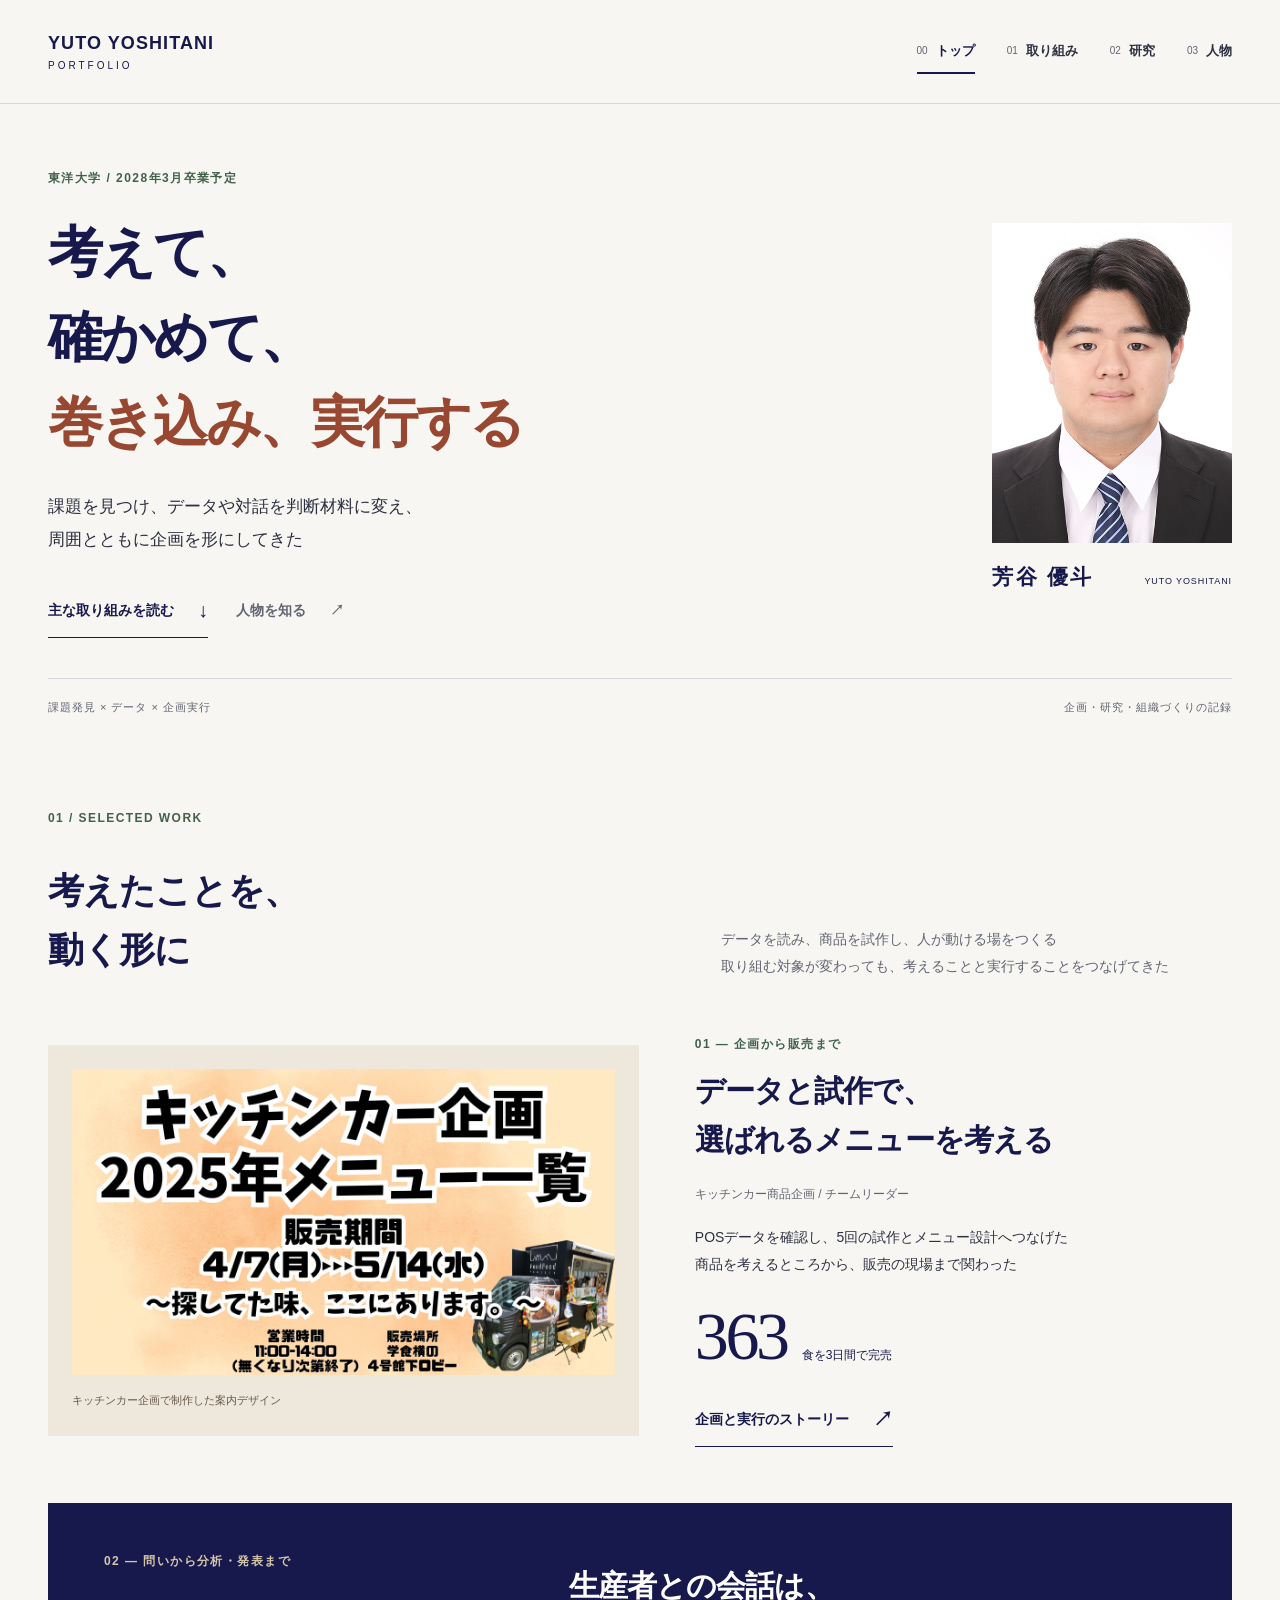
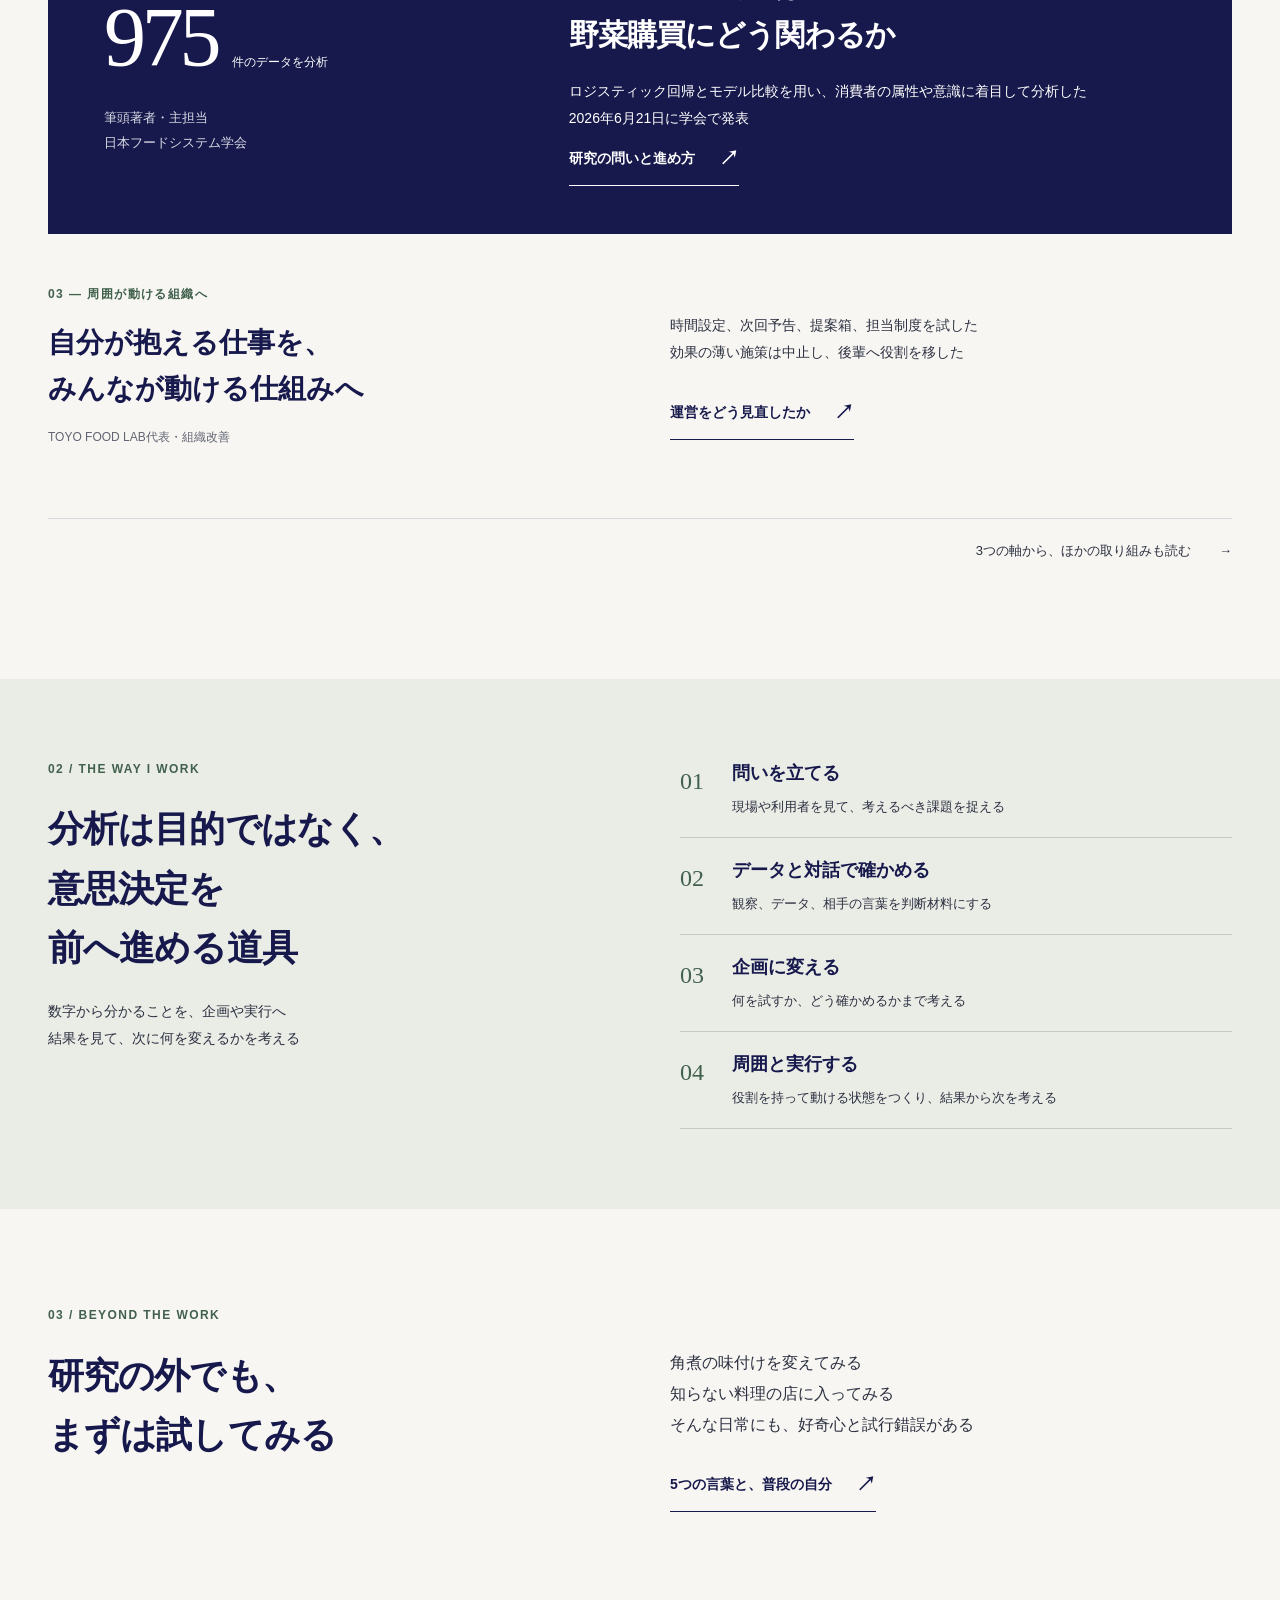
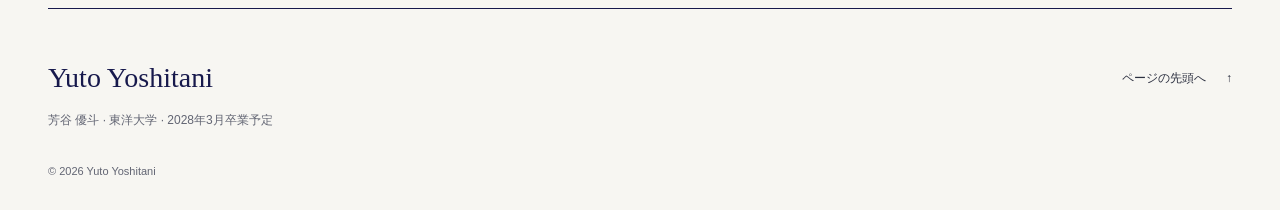
<file: index.html>
<!doctype html>
<html lang="ja">
<head>
  <meta charset="utf-8">
  <meta name="viewport" content="width=device-width, initial-scale=1">
  <meta name="description" content="課題を見つけ、データや対話を判断材料に変え、周囲とともに企画を形にする 芳谷優斗のポートフォリオ">
  <meta name="theme-color" content="#17194c">
  <meta property="og:type" content="website">
  <meta property="og:title" content="芳谷優斗 | YUTO YOSHITANI — Portfolio">
  <meta property="og:description" content="課題を見つけ、データや対話を判断材料に変え、周囲とともに企画を形にする 芳谷優斗のポートフォリオ">
  <meta property="og:url" content="https://yutoyoshitani.github.io/">
  <meta property="og:image" content="https://yutoyoshitani.github.io/assets/portrait.jpg">
  <link rel="canonical" href="https://yutoyoshitani.github.io/">
  <title>芳谷優斗 | YUTO YOSHITANI — Portfolio</title>
  <link rel="icon" type="image/svg+xml" href="assets/favicon.svg">
  <link rel="stylesheet" href="assets/site.css?v=20260919-4">
  <script src="assets/site.js?v=20260919-4" defer></script>
</head>
<body class="page-home" id="top">
  <a class="skip-link" href="#main">本文へ移動</a>
  <header class="site-header">
    <a class="wordmark" href="index.html" aria-label="芳谷優斗のポートフォリオ トップ"><strong>YUTO YOSHITANI</strong><span>PORTFOLIO</span></a>
    <nav aria-label="主要メニュー"><a href="index.html" aria-current="page"><span class="nav-number" aria-hidden="true">00</span>トップ</a><a href="stories/index.html"><span class="nav-number" aria-hidden="true">01</span>取り組み</a><a href="research/index.html"><span class="nav-number" aria-hidden="true">02</span>研究</a><a href="about/index.html"><span class="nav-number" aria-hidden="true">03</span>人物</a></nav>
  </header>
  <main id="main" tabindex="-1">
    <section class="home-hero wrap" aria-labelledby="hero-title">
      <div class="hero-copy">
        <p class="eyebrow">東洋大学 / 2028年3月卒業予定</p>
        <h1 id="hero-title"><span>考えて、</span><span>確かめて、</span><span class="accent">巻き込み、実行する</span></h1>
        <p class="hero-lead">課題を見つけ、データや対話を判断材料に変え、<br class="desktop-break">周囲とともに企画を形にしてきた</p>
        <div class="hero-links"><a class="text-link" href="#selected">主な取り組みを読む <span aria-hidden="true">↓</span></a><a class="quiet-link" href="about/index.html">人物を知る <span aria-hidden="true">↗</span></a></div>
      </div>
      <figure class="hero-portrait">
        <img src="assets/portrait.jpg" alt="芳谷優斗のポートレート" width="450" height="600" fetchpriority="high">
        <figcaption><strong>芳谷 優斗</strong><span>YUTO YOSHITANI</span></figcaption>
      </figure>
      <div class="hero-foot"><span>課題発見 × データ × 企画実行</span><span>企画・研究・組織づくりの記録</span></div>
    </section>

    <section class="selected-work wrap section-space" id="selected" aria-labelledby="selected-title">
      <div class="section-heading"><p class="eyebrow">01 / SELECTED WORK</p><h2 id="selected-title">考えたことを、<br>動く形に</h2><p>データを読み、商品を試作し、人が動ける場をつくる<br>取り組む対象が変わっても、考えることと実行することをつなげてきた</p></div>
      <article class="feature-story">
        <figure class="work-image">
          <a href="stories/index.html#kitchencar" aria-label="キッチンカー商品企画のストーリーを読む"><img src="assets/canva-kitchen-menu.png" alt="キッチンカー企画2025年メニュー一覧の案内デザイン" width="596" height="336" loading="lazy"></a>
          <figcaption>キッチンカー企画で制作した案内デザイン</figcaption>
        </figure>
        <div class="feature-copy">
          <p class="eyebrow">01 — 企画から販売まで</p>
          <h3><a href="stories/index.html#kitchencar">データと試作で、<br>選ばれるメニューを考える</a></h3>
          <p class="work-name">キッチンカー商品企画 / チームリーダー</p>
          <p>POSデータを確認し、5回の試作とメニュー設計へつなげた<br>商品を考えるところから、販売の現場まで関わった</p>
          <p class="big-fact"><strong>363</strong><span>食を3日間で完売</span></p>
          <a class="text-link" href="stories/index.html#kitchencar">企画と実行のストーリー <span aria-hidden="true">↗</span></a>
        </div>
      </article>

      <article class="feature-research">
        <div class="research-stat"><p class="eyebrow">02 — 問いから分析・発表まで</p><p class="big-fact"><strong>975</strong><span>件のデータを分析</span></p><p>筆頭著者・主担当<br>日本フードシステム学会</p></div>
        <div class="feature-copy"><h3>生産者との会話は、<br>野菜購買にどう関わるか</h3><p>ロジスティック回帰とモデル比較を用い、消費者の属性や意識に着目して分析した<br>2026年6月21日に学会で発表</p><a class="text-link" href="research/index.html#conference">研究の問いと進め方 <span aria-hidden="true">↗</span></a></div>
      </article>

      <article class="feature-organization">
        <div><p class="eyebrow">03 — 周囲が動ける組織へ</p><h3>自分が抱える仕事を、<br>みんなが動ける仕組みへ</h3><p class="work-name">TOYO FOOD LAB代表・組織改善</p></div>
        <div><p>時間設定、次回予告、提案箱、担当制度を試した<br>効果の薄い施策は中止し、後輩へ役割を移した</p><a class="text-link" href="stories/index.html#toyolab">運営をどう見直したか <span aria-hidden="true">↗</span></a></div>
      </article>
      <a class="section-tail-link" href="stories/index.html">3つの軸から、ほかの取り組みも読む <span aria-hidden="true">→</span></a>
    </section>

    <section class="working-section" aria-labelledby="working-title">
      <div class="wrap working-layout">
        <div><p class="eyebrow">02 / THE WAY I WORK</p><h2 id="working-title">分析は目的ではなく、<br>意思決定を<br>前へ進める道具</h2><p>数字から分かることを、企画や実行へ<br>結果を見て、次に何を変えるかを考える</p></div>
        <ol class="working-loop">
          <li><span>01</span><div><h3>問いを立てる</h3><p>現場や利用者を見て、考えるべき課題を捉える</p></div></li>
          <li><span>02</span><div><h3>データと対話で確かめる</h3><p>観察、データ、相手の言葉を判断材料にする</p></div></li>
          <li><span>03</span><div><h3>企画に変える</h3><p>何を試すか、どう確かめるかまで考える</p></div></li>
          <li><span>04</span><div><h3>周囲と実行する</h3><p>役割を持って動ける状態をつくり、結果から次を考える</p></div></li>
        </ol>
      </div>
    </section>
    <section class="wrap person-invitation section-space" aria-labelledby="person-link-title">
      <p class="eyebrow">03 / BEYOND THE WORK</p><h2 id="person-link-title">研究の外でも、<br>まずは試してみる</h2><div><p>角煮の味付けを変えてみる<br>知らない料理の店に入ってみる<br>そんな日常にも、好奇心と試行錯誤がある</p><a class="text-link" href="about/index.html">5つの言葉と、普段の自分 <span aria-hidden="true">↗</span></a></div>
    </section>
  </main>
  <footer class="site-footer">
    <div><a class="footer-name" href="index.html">Yuto Yoshitani</a><p>芳谷 優斗 · 東洋大学 · 2028年3月卒業予定</p></div>
    <a class="back-top" href="#top">ページの先頭へ <span aria-hidden="true">↑</span></a>
    <small>© <span data-year>2026</span> Yuto Yoshitani</small>
  </footer>
</body>
</html>
</file>
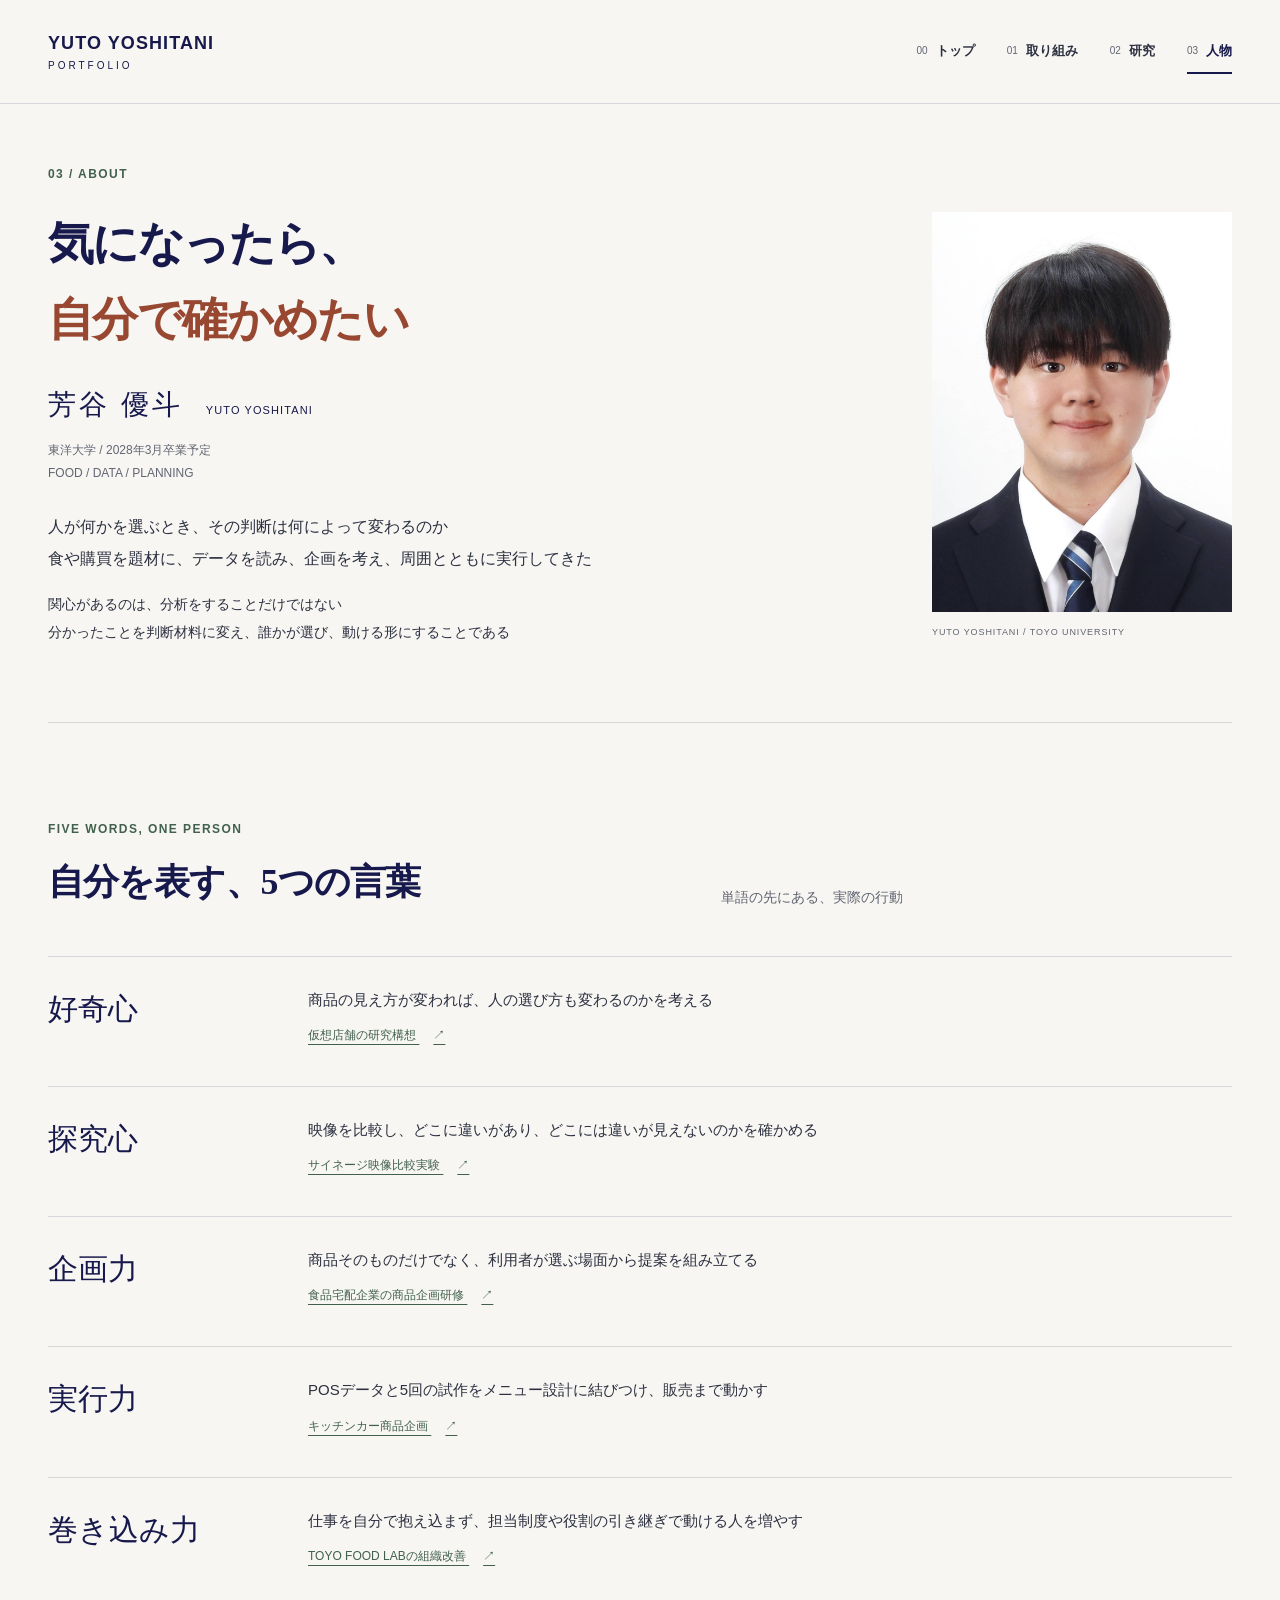
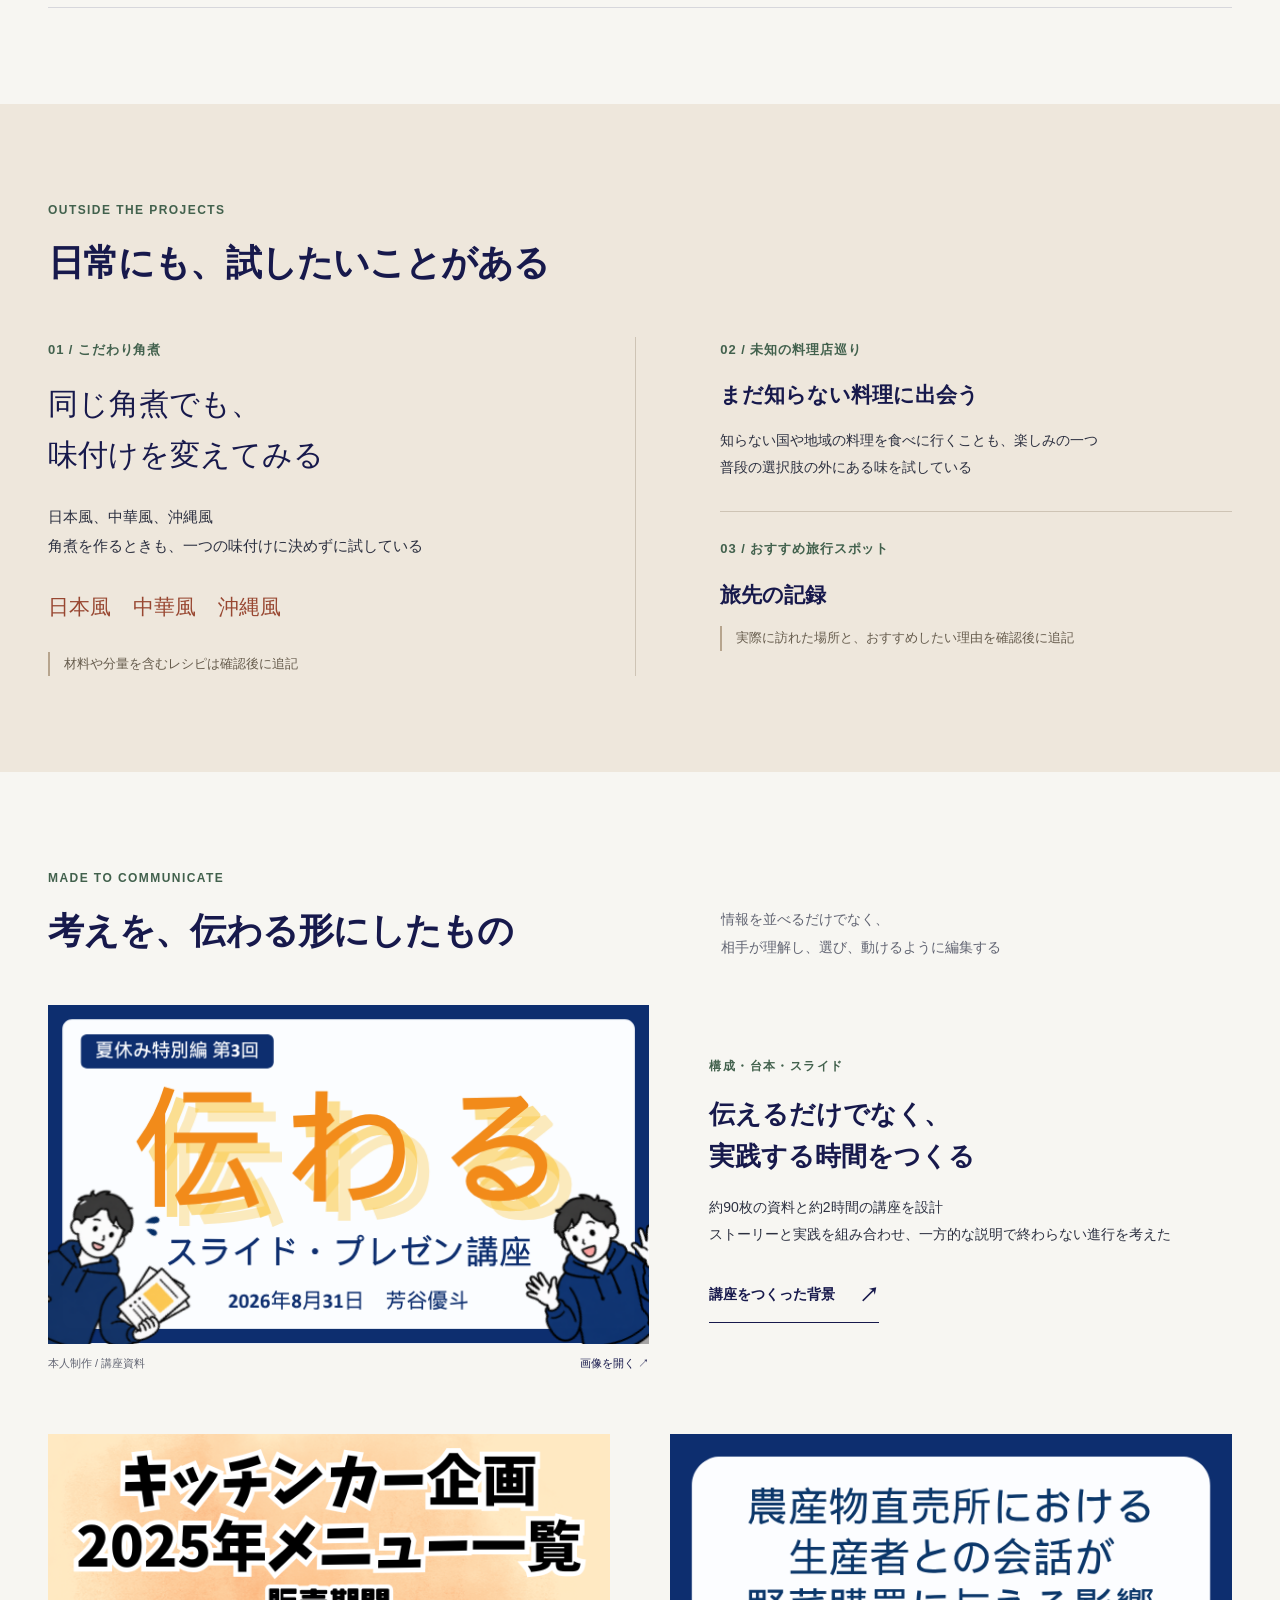
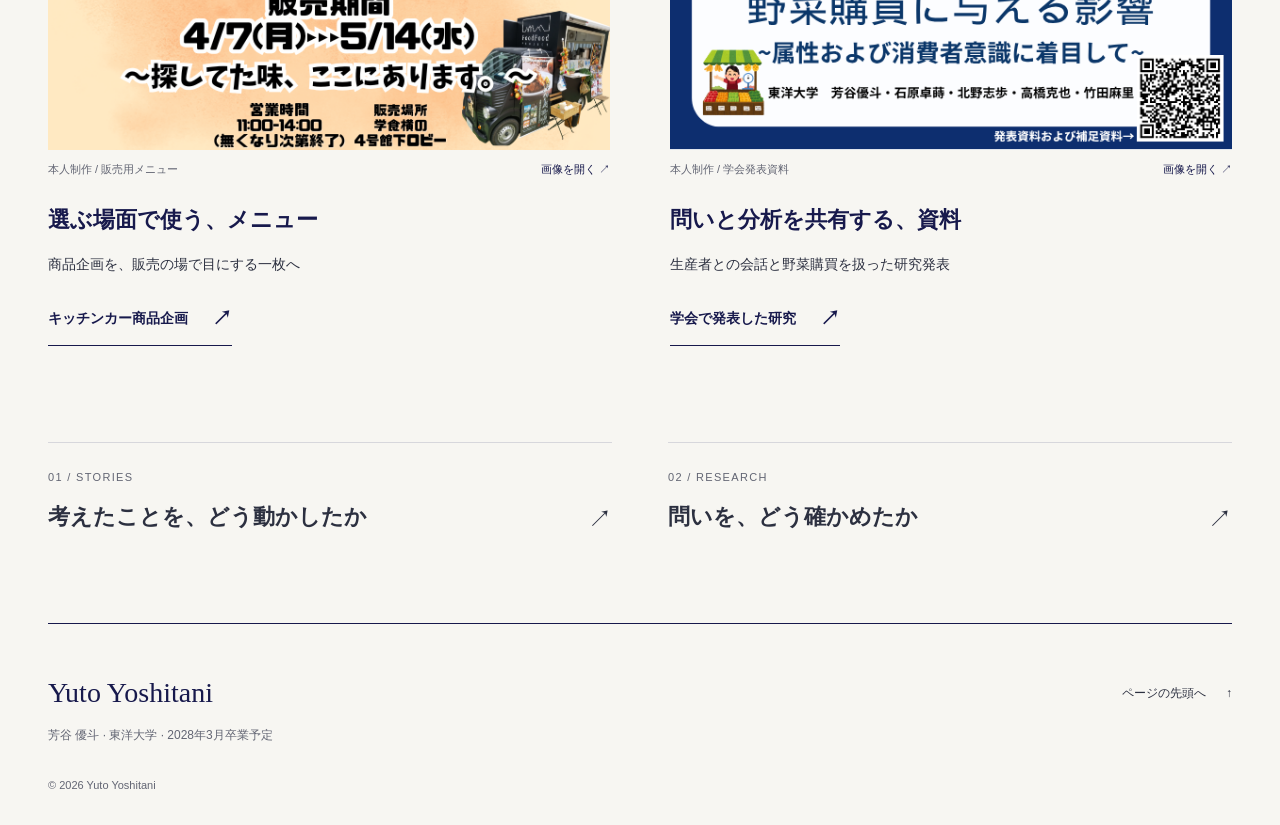
<file: about/index.html>
<!doctype html>
<html lang="ja">
<head>
  <meta charset="utf-8">
  <meta name="viewport" content="width=device-width, initial-scale=1">
  <meta name="description" content="好奇心、探究心、企画力、実行力、巻き込み力 経験をつなぐ考え方と、料理や旅への関心、本人制作の資料">
  <meta name="theme-color" content="#17194c">
  <meta property="og:type" content="website">
  <meta property="og:title" content="人物 | 芳谷 優斗">
  <meta property="og:description" content="好奇心、探究心、企画力、実行力、巻き込み力 経験をつなぐ考え方と、料理や旅への関心、本人制作の資料">
  <meta property="og:url" content="https://yutoyoshitani.github.io/about/">
  <meta property="og:image" content="https://yutoyoshitani.github.io/assets/portrait.jpg">
  <link rel="canonical" href="https://yutoyoshitani.github.io/about/">
  <title>人物 | 芳谷 優斗</title>
  <link rel="icon" type="image/svg+xml" href="../assets/favicon.svg">
  <link rel="stylesheet" href="../assets/site.css?v=20260919-4">
  <script src="../assets/site.js?v=20260919-4" defer></script>
</head>
<body class="page-about" id="top">
  <a class="skip-link" href="#main">本文へ移動</a>
  <header class="site-header">
    <a class="wordmark" href="../index.html" aria-label="芳谷優斗のポートフォリオ トップ"><strong>YUTO YOSHITANI</strong><span>PORTFOLIO</span></a>
    <nav aria-label="主要メニュー"><a href="../index.html"><span class="nav-number" aria-hidden="true">00</span>トップ</a><a href="../stories/index.html"><span class="nav-number" aria-hidden="true">01</span>取り組み</a><a href="../research/index.html"><span class="nav-number" aria-hidden="true">02</span>研究</a><a href="../about/index.html" aria-current="page"><span class="nav-number" aria-hidden="true">03</span>人物</a></nav>
  </header>
<main id="main" tabindex="-1">
  <section class="about-intro wrap">
    <div class="about-copy">
      <p class="eyebrow">03 / ABOUT</p>
      <h1>気になったら、<br><em>自分で確かめたい</em></h1>
      <div class="profile-name"><strong>芳谷 優斗</strong><span>YUTO YOSHITANI</span></div>
      <p class="profile-meta">東洋大学 / 2028年3月卒業予定<br>FOOD / DATA / PLANNING</p>
      <p class="lead">人が何かを選ぶとき、その判断は何によって変わるのか<br>食や購買を題材に、データを読み、企画を考え、周囲とともに実行してきた</p>
      <p>関心があるのは、分析をすることだけではない<br>分かったことを判断材料に変え、誰かが選び、動ける形にすることである</p>
    </div>
    <figure class="about-portrait"><img src="../assets/portrait-secondary.jpg" alt="芳谷優斗の本人写真" width="1108" height="1477" fetchpriority="high"><figcaption>YUTO YOSHITANI / TOYO UNIVERSITY</figcaption></figure>
  </section>

  <section class="wrap section-space keywords-section">
    <div class="section-heading"><div><p class="eyebrow">FIVE WORDS, ONE PERSON</p><h2>自分を表す、5つの言葉</h2></div><p>単語の先にある、実際の行動</p></div>
    <dl class="keyword-list">
      <div><dt>好奇心</dt><dd><p>商品の見え方が変われば、人の選び方も変わるのかを考える</p><a href="../research/index.html#current">仮想店舗の研究構想 <span aria-hidden="true">↗</span></a></dd></div>
      <div><dt>探究心</dt><dd><p>映像を比較し、どこに違いがあり、どこには違いが見えないのかを確かめる</p><a href="../research/index.html#signage">サイネージ映像比較実験 <span aria-hidden="true">↗</span></a></dd></div>
      <div><dt>企画力</dt><dd><p>商品そのものだけでなく、利用者が選ぶ場面から提案を組み立てる</p><a href="../stories/index.html#food-gift">食品宅配企業の商品企画研修 <span aria-hidden="true">↗</span></a></dd></div>
      <div><dt>実行力</dt><dd><p>POSデータと5回の試作をメニュー設計に結びつけ、販売まで動かす</p><a href="../stories/index.html#kitchencar">キッチンカー商品企画 <span aria-hidden="true">↗</span></a></dd></div>
      <div><dt>巻き込み力</dt><dd><p>仕事を自分で抱え込まず、担当制度や役割の引き継ぎで動ける人を増やす</p><a href="../stories/index.html#toyolab">TOYO FOOD LABの組織改善 <span aria-hidden="true">↗</span></a></dd></div>
    </dl>
  </section>

  <section class="everyday-section">
    <div class="wrap section-space">
      <div class="section-heading"><div><p class="eyebrow">OUTSIDE THE PROJECTS</p><h2>日常にも、試したいことがある</h2></div></div>
      <div class="everyday-layout">
        <article class="kakuni-note"><p class="note-label">01 / こだわり角煮</p><h3>同じ角煮でも、<br>味付けを変えてみる</h3><p>日本風、中華風、沖縄風<br>角煮を作るときも、一つの味付けに決めずに試している</p><div class="flavor-notes"><span>日本風</span><span>中華風</span><span>沖縄風</span></div><p class="scope-note">材料や分量を含むレシピは確認後に追記</p></article>
        <div class="everyday-side">
          <article><p class="note-label">02 / 未知の料理店巡り</p><h3>まだ知らない料理に出会う</h3><p>知らない国や地域の料理を食べに行くことも、楽しみの一つ<br>普段の選択肢の外にある味を試している</p></article>
          <article class="travel-note"><p class="note-label">03 / おすすめ旅行スポット</p><h3>旅先の記録</h3><p class="scope-note">実際に訪れた場所と、おすすめしたい理由を確認後に追記</p></article>
        </div>
      </div>
    </div>
  </section>

  <section class="wrap section-space gallery-section" id="gallery">
    <div class="section-heading"><div><p class="eyebrow">MADE TO COMMUNICATE</p><h2>考えを、伝わる形にしたもの</h2></div><p>情報を並べるだけでなく、<br>相手が理解し、選び、動けるように編集する</p></div>
    <article class="gallery-feature">
      <figure class="document-image"><a href="../assets/canva-presentation-lecture.png" data-image-preview aria-label="本人制作のプレゼン講座資料を拡大"><img src="../assets/canva-presentation-lecture.png" alt="伝わるスライド・プレゼン講座の本人制作資料" width="596" height="336" loading="lazy" decoding="async"></a><figcaption>本人制作 / 講座資料 <span>画像を開く ↗</span></figcaption></figure>
      <div><p class="eyebrow">構成・台本・スライド</p><h3>伝えるだけでなく、<br>実践する時間をつくる</h3><p>約90枚の資料と約2時間の講座を設計<br>ストーリーと実践を組み合わせ、一方的な説明で終わらない進行を考えた</p><a class="text-link" href="../stories/index.html#presentation">講座をつくった背景 <span aria-hidden="true">↗</span></a></div>
    </article>
    <div class="gallery-pair">
      <article><figure class="document-image"><a href="../assets/canva-kitchen-menu.png" data-image-preview aria-label="本人制作のキッチンカーメニューを拡大"><img src="../assets/canva-kitchen-menu.png" alt="キッチンカーで販売する商品を紹介した本人制作メニュー" width="596" height="336" loading="lazy" decoding="async"></a><figcaption>本人制作 / 販売用メニュー <span>画像を開く ↗</span></figcaption></figure><h3>選ぶ場面で使う、メニュー</h3><p>商品企画を、販売の場で目にする一枚へ</p><a class="text-link" href="../stories/index.html#kitchencar">キッチンカー商品企画 <span aria-hidden="true">↗</span></a></article>
      <article><figure class="document-image"><a href="../assets/canva-conference.png" data-image-preview aria-label="本人制作の学会発表資料を拡大"><img src="../assets/canva-conference.png" alt="日本フードシステム学会の本人制作発表資料" width="596" height="336" loading="lazy" decoding="async"></a><figcaption>本人制作 / 学会発表資料 <span>画像を開く ↗</span></figcaption></figure><h3>問いと分析を共有する、資料</h3><p>生産者との会話と野菜購買を扱った研究発表</p><a class="text-link" href="../research/index.html#conference">学会で発表した研究 <span aria-hidden="true">↗</span></a></article>
    </div>
  </section>
  <nav class="page-next wrap" aria-label="関連ページ"><a href="../stories/index.html"><span>01 / STORIES</span><strong>考えたことを、どう動かしたか</strong><span aria-hidden="true">↗</span></a><a href="../research/index.html"><span>02 / RESEARCH</span><strong>問いを、どう確かめたか</strong><span aria-hidden="true">↗</span></a></nav>
</main>
  <footer class="site-footer">
    <div><a class="footer-name" href="../index.html">Yuto Yoshitani</a><p>芳谷 優斗 · 東洋大学 · 2028年3月卒業予定</p></div>
    <a class="back-top" href="#top">ページの先頭へ <span aria-hidden="true">↑</span></a>
    <small>© <span data-year>2026</span> Yuto Yoshitani</small>
  </footer>
</body>
</html>
</file>
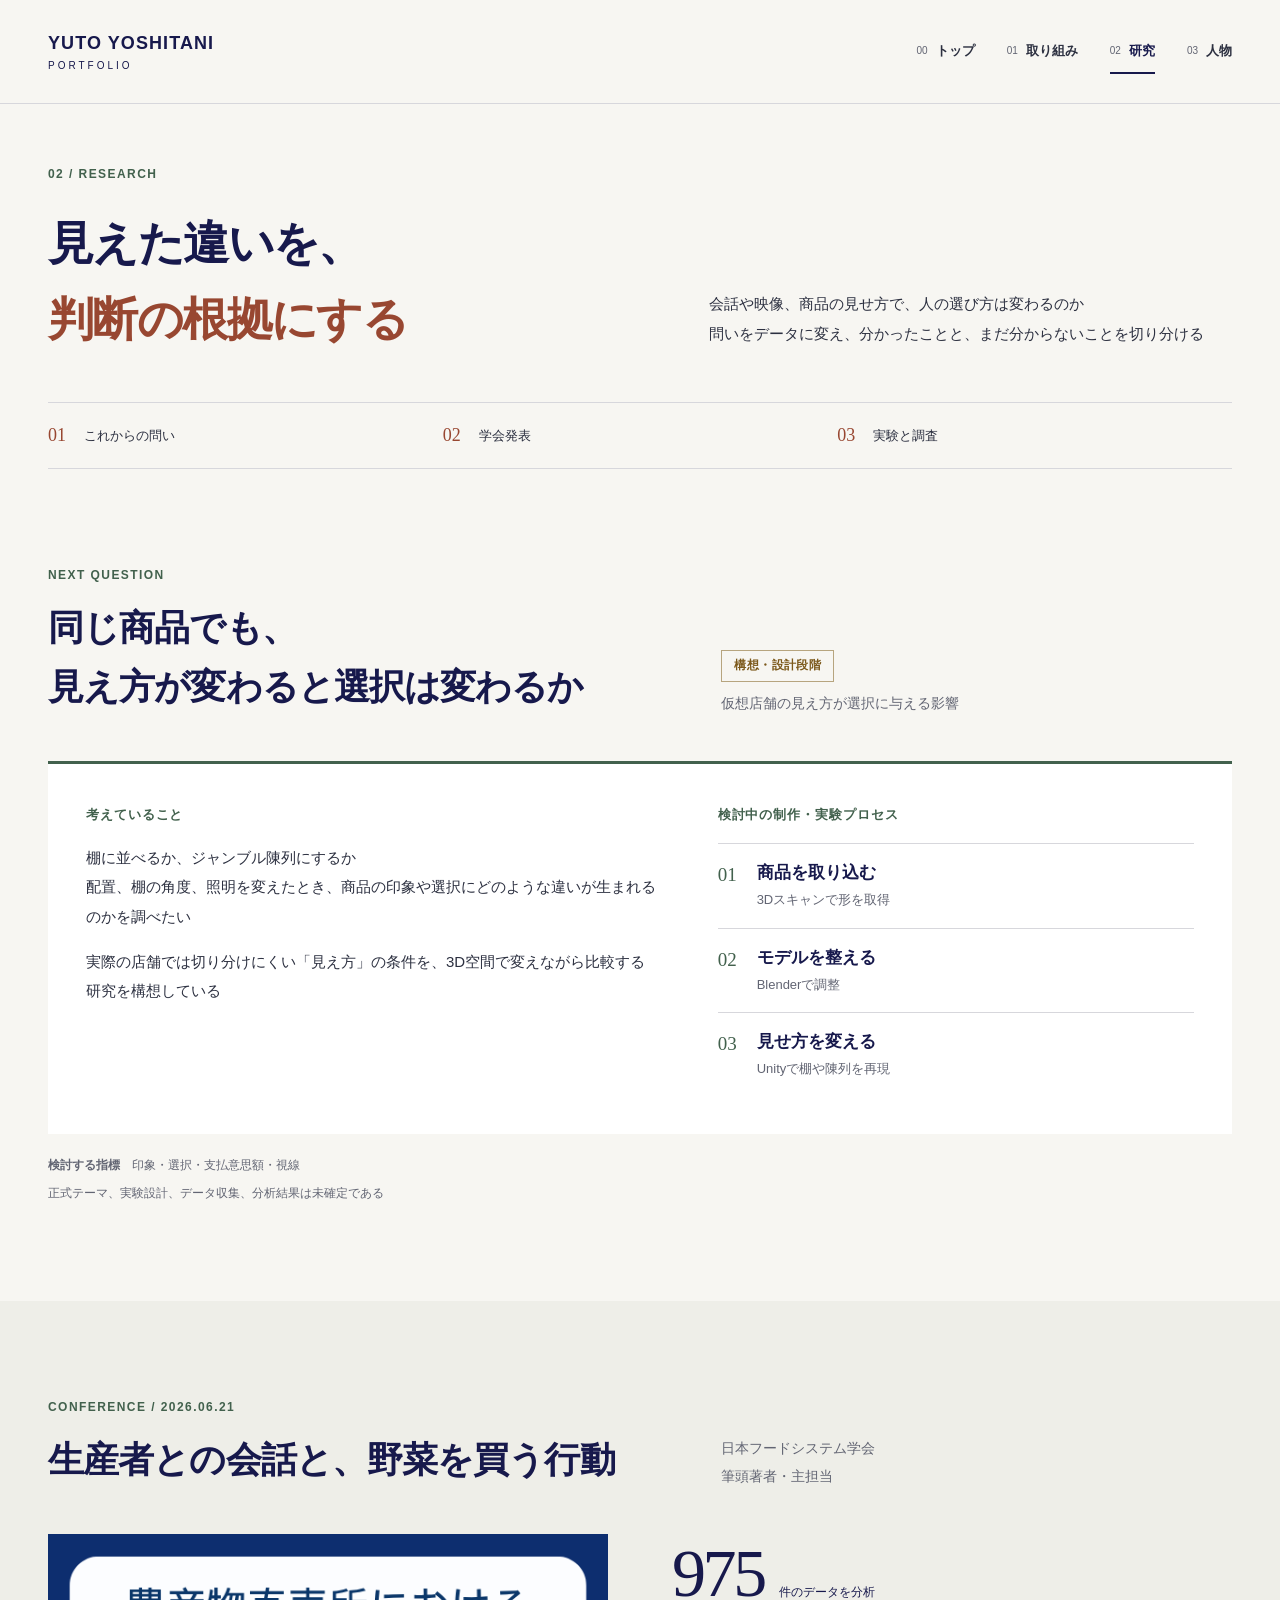
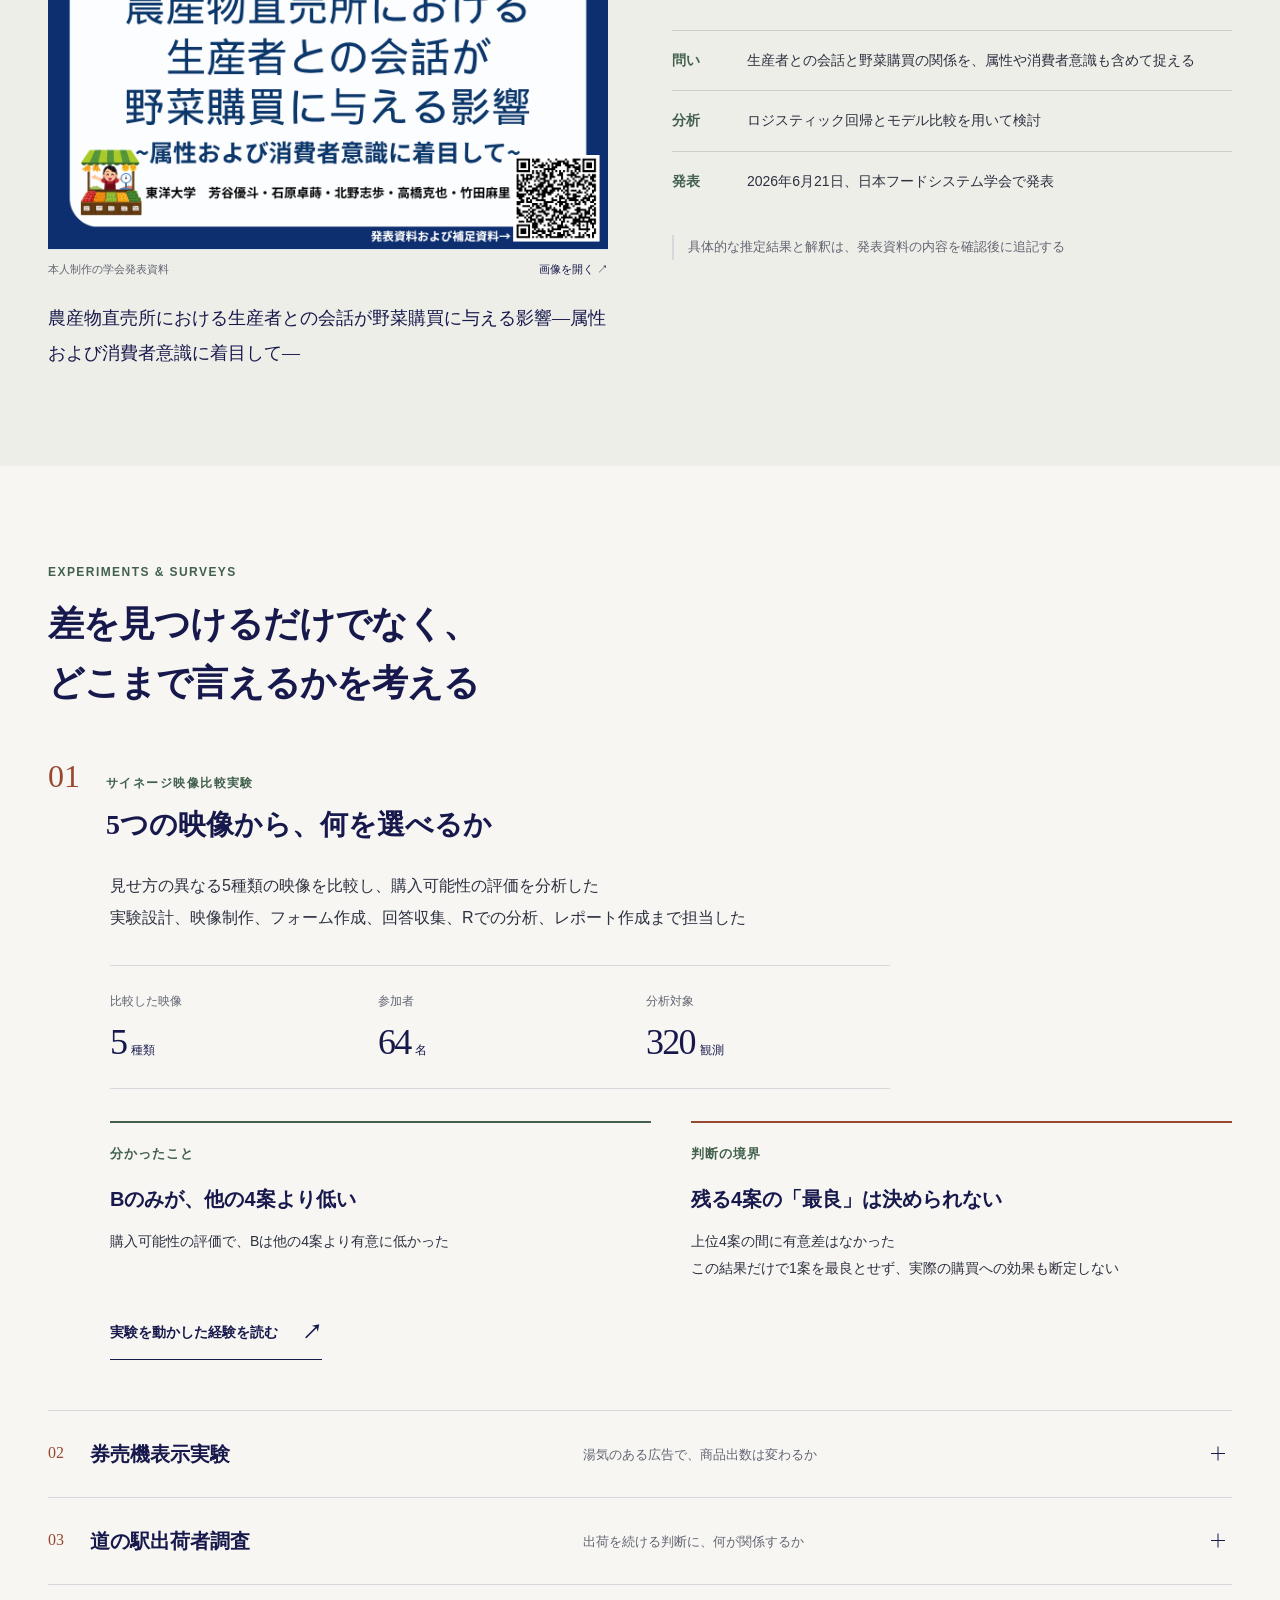
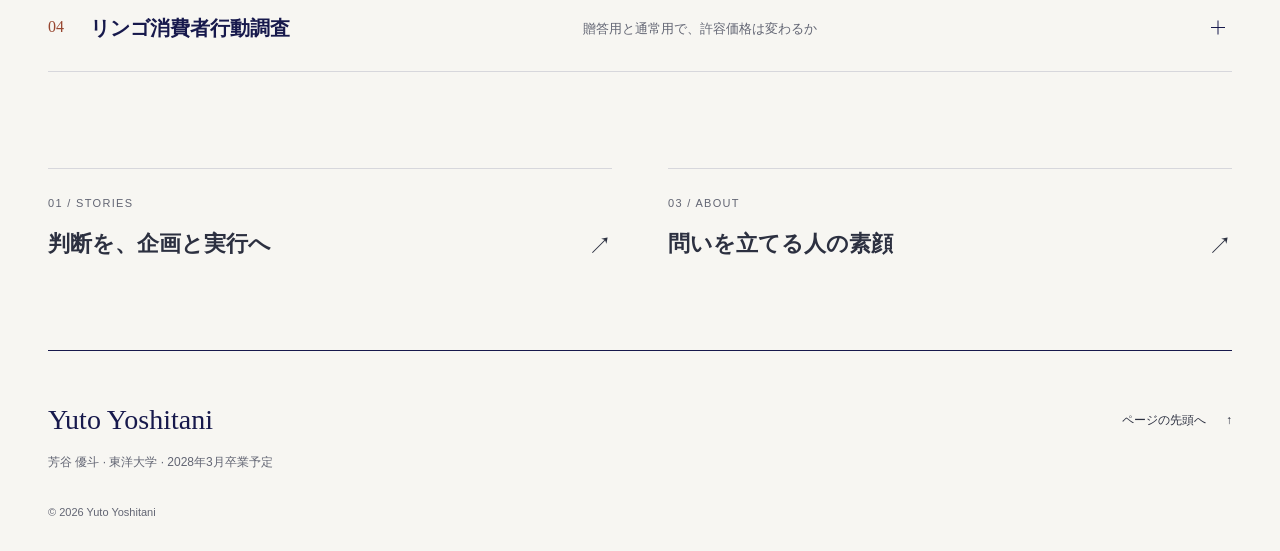
<file: research/index.html>
<!doctype html>
<html lang="ja">
<head>
  <meta charset="utf-8">
  <meta name="viewport" content="width=device-width, initial-scale=1">
  <meta name="description" content="問いを立て、データからどこまで判断できるかを考える 学会発表、映像比較実験、現在構想中の仮想店舗研究">
  <meta name="theme-color" content="#17194c">
  <meta property="og:type" content="website">
  <meta property="og:title" content="研究 | 芳谷 優斗">
  <meta property="og:description" content="問いを立て、データからどこまで判断できるかを考える 学会発表、映像比較実験、現在構想中の仮想店舗研究">
  <meta property="og:url" content="https://yutoyoshitani.github.io/research/">
  <meta property="og:image" content="https://yutoyoshitani.github.io/assets/portrait.jpg">
  <link rel="canonical" href="https://yutoyoshitani.github.io/research/">
  <title>研究 | 芳谷 優斗</title>
  <link rel="icon" type="image/svg+xml" href="../assets/favicon.svg">
  <link rel="stylesheet" href="../assets/site.css?v=20260919-4">
  <script src="../assets/site.js?v=20260919-4" defer></script>
</head>
<body class="page-research" id="top">
  <a class="skip-link" href="#main">本文へ移動</a>
  <header class="site-header">
    <a class="wordmark" href="../index.html" aria-label="芳谷優斗のポートフォリオ トップ"><strong>YUTO YOSHITANI</strong><span>PORTFOLIO</span></a>
    <nav aria-label="主要メニュー"><a href="../index.html"><span class="nav-number" aria-hidden="true">00</span>トップ</a><a href="../stories/index.html"><span class="nav-number" aria-hidden="true">01</span>取り組み</a><a href="../research/index.html" aria-current="page"><span class="nav-number" aria-hidden="true">02</span>研究</a><a href="../about/index.html"><span class="nav-number" aria-hidden="true">03</span>人物</a></nav>
  </header>
<main id="main" tabindex="-1">
  <section class="page-intro wrap">
    <p class="eyebrow">02 / RESEARCH</p>
    <div class="intro-grid">
      <h1>見えた違いを、<br><em>判断の根拠にする</em></h1>
      <p class="lead">会話や映像、商品の見せ方で、人の選び方は変わるのか<br>問いをデータに変え、分かったことと、まだ分からないことを切り分ける</p>
    </div>
    <nav class="chapter-nav" aria-label="研究の章">
      <a href="#current"><span>01</span> これからの問い</a>
      <a href="#conference"><span>02</span> 学会発表</a>
      <a href="#signage"><span>03</span> 実験と調査</a>
    </nav>
  </section>

  <section class="current-research wrap section-space" id="current">
    <div class="section-heading">
      <div><p class="eyebrow">NEXT QUESTION</p><h2>同じ商品でも、<br>見え方が変わると選択は変わるか</h2></div>
      <p><span class="status status-planned">構想・設計段階</span><br>仮想店舗の見え方が選択に与える影響</p>
    </div>
    <div class="research-notebook">
      <div class="notebook-question">
        <p class="note-label">考えていること</p>
        <p>棚に並べるか、ジャンブル陳列にするか<br>配置、棚の角度、照明を変えたとき、商品の印象や選択にどのような違いが生まれるのかを調べたい</p>
        <p>実際の店舗では切り分けにくい「見え方」の条件を、3D空間で変えながら比較する研究を構想している</p>
      </div>
      <div class="notebook-process">
        <p class="note-label">検討中の制作・実験プロセス</p>
        <ol class="research-process">
          <li><span>01</span><div><h3>商品を取り込む</h3><p>3Dスキャンで形を取得</p></div></li>
          <li><span>02</span><div><h3>モデルを整える</h3><p>Blenderで調整</p></div></li>
          <li><span>03</span><div><h3>見せ方を変える</h3><p>Unityで棚や陳列を再現</p></div></li>
        </ol>
      </div>
    </div>
    <div class="research-footnote"><p><strong>検討する指標</strong>　印象・選択・支払意思額・視線</p><p>正式テーマ、実験設計、データ収集、分析結果は未確定である</p></div>
  </section>

  <section class="conference-section" id="conference">
    <div class="wrap section-space">
      <div class="section-heading"><div><p class="eyebrow">CONFERENCE / 2026.06.21</p><h2>生産者との会話と、野菜を買う行動</h2></div><p>日本フードシステム学会<br>筆頭著者・主担当</p></div>
      <div class="conference-layout">
        <div>
          <figure class="document-image conference-image">
            <a href="../assets/canva-conference.png" data-image-preview aria-label="本人制作の学会発表資料を拡大"><img src="../assets/canva-conference.png" alt="本人が制作した日本フードシステム学会の発表資料表紙" width="596" height="336" loading="lazy" decoding="async"></a>
            <figcaption>本人制作の学会発表資料 <span>画像を開く ↗</span></figcaption>
          </figure>
          <p class="paper-title">農産物直売所における生産者との会話が野菜購買に与える影響―属性および消費者意識に着目して―</p>
        </div>
        <div class="conference-copy">
          <p class="big-fact"><strong>975</strong><span>件のデータを分析</span></p>
          <dl class="research-notes">
            <div><dt>問い</dt><dd>生産者との会話と野菜購買の関係を、属性や消費者意識も含めて捉える</dd></div>
            <div><dt>分析</dt><dd>ロジスティック回帰とモデル比較を用いて検討</dd></div>
            <div><dt>発表</dt><dd>2026年6月21日、日本フードシステム学会で発表</dd></div>
          </dl>
          <p class="scope-note">具体的な推定結果と解釈は、発表資料の内容を確認後に追記する</p>
        </div>
      </div>
    </div>
  </section>

  <section class="wrap section-space experiments" id="signage">
    <div class="section-heading"><div><p class="eyebrow">EXPERIMENTS &amp; SURVEYS</p><h2>差を見つけるだけでなく、<br>どこまで言えるかを考える</h2></div></div>
    <article class="signage-study">
      <div class="study-heading"><span class="study-index">01</span><div><p class="eyebrow">サイネージ映像比較実験</p><h3>5つの映像から、何を選べるか</h3></div></div>
      <p class="study-intro">見せ方の異なる5種類の映像を比較し、購入可能性の評価を分析した<br>実験設計、映像制作、フォーム作成、回答収集、Rでの分析、レポート作成まで担当した</p>
      <dl class="fact-strip"><div><dt>比較した映像</dt><dd><strong>5</strong><small>種類</small></dd></div><div><dt>参加者</dt><dd><strong>64</strong><small>名</small></dd></div><div><dt>分析対象</dt><dd><strong>320</strong><small>観測</small></dd></div></dl>
      <div class="finding-grid">
        <div><p class="note-label">分かったこと</p><h4>Bのみが、他の4案より低い</h4><p>購入可能性の評価で、Bは他の4案より有意に低かった</p></div>
        <div><p class="note-label">判断の境界</p><h4>残る4案の「最良」は決められない</h4><p>上位4案の間に有意差はなかった<br>この結果だけで1案を最良とせず、実際の購買への効果も断定しない</p></div>
      </div>
      <a class="text-link" href="../stories/index.html#signage">実験を動かした経験を読む <span aria-hidden="true">↗</span></a>
    </article>
    <div class="study-list">
      <details class="story" id="ticket">
        <summary><span class="story-number">02</span><span class="story-summary"><strong>券売機表示実験</strong><span class="summary-description">湯気のある広告で、商品出数は変わるか</span></span><span class="disclosure" aria-hidden="true"></span></summary>
        <div class="story-body"><p>湯気あり・湯気なしの広告を券売機各1台に固定し、商品出数を比較した</p><div class="finding"><h3>有意差は確認できなかった</h3><p>無作為割付ではないため、表示以外の条件の影響を切り分けられていない<br>有意差がないことを、そのまま効果がないという結論にはしない</p></div><a class="text-link" href="../stories/index.html#ticket">取り組みのストーリーへ <span aria-hidden="true">↗</span></a></div>
      </details>
      <details class="story" id="roadside">
        <summary><span class="story-number">03</span><span class="story-summary"><strong>道の駅出荷者調査</strong><span class="summary-description">出荷を続ける判断に、何が関係するか</span></span><span class="disclosure" aria-hidden="true"></span></summary>
        <div class="story-body"><p>出荷継続に関わる要因を回帰分析で検討した<br>学内報告会で17報告中1位となり、その後の研究へとつながった</p><p class="scope-note">標本情報、具体的な分析結果、学会研究との関係の詳細は確認後に追記する</p><a class="text-link" href="../stories/index.html#roadside">取り組みのストーリーへ <span aria-hidden="true">↗</span></a></div>
      </details>
      <details class="story" id="apple">
        <summary><span class="story-number">04</span><span class="story-summary"><strong>リンゴ消費者行動調査</strong><span class="summary-description">贈答用と通常用で、許容価格は変わるか</span></span><span class="disclosure" aria-hidden="true"></span></summary>
        <div class="story-body"><p>贈答用と通常のリンゴについて、許容価格を比較した</p><p class="scope-note">標本情報と検定条件の詳細が未確認のため、有意差の解釈や具体的な数値は確認後に追記する</p></div>
      </details>
    </div>
  </section>
  <nav class="page-next wrap" aria-label="関連ページ"><a href="../stories/index.html"><span>01 / STORIES</span><strong>判断を、企画と実行へ</strong><span aria-hidden="true">↗</span></a><a href="../about/index.html"><span>03 / ABOUT</span><strong>問いを立てる人の素顔</strong><span aria-hidden="true">↗</span></a></nav>
</main>
  <footer class="site-footer">
    <div><a class="footer-name" href="../index.html">Yuto Yoshitani</a><p>芳谷 優斗 · 東洋大学 · 2028年3月卒業予定</p></div>
    <a class="back-top" href="#top">ページの先頭へ <span aria-hidden="true">↑</span></a>
    <small>© <span data-year>2026</span> Yuto Yoshitani</small>
  </footer>
</body>
</html>
</file>
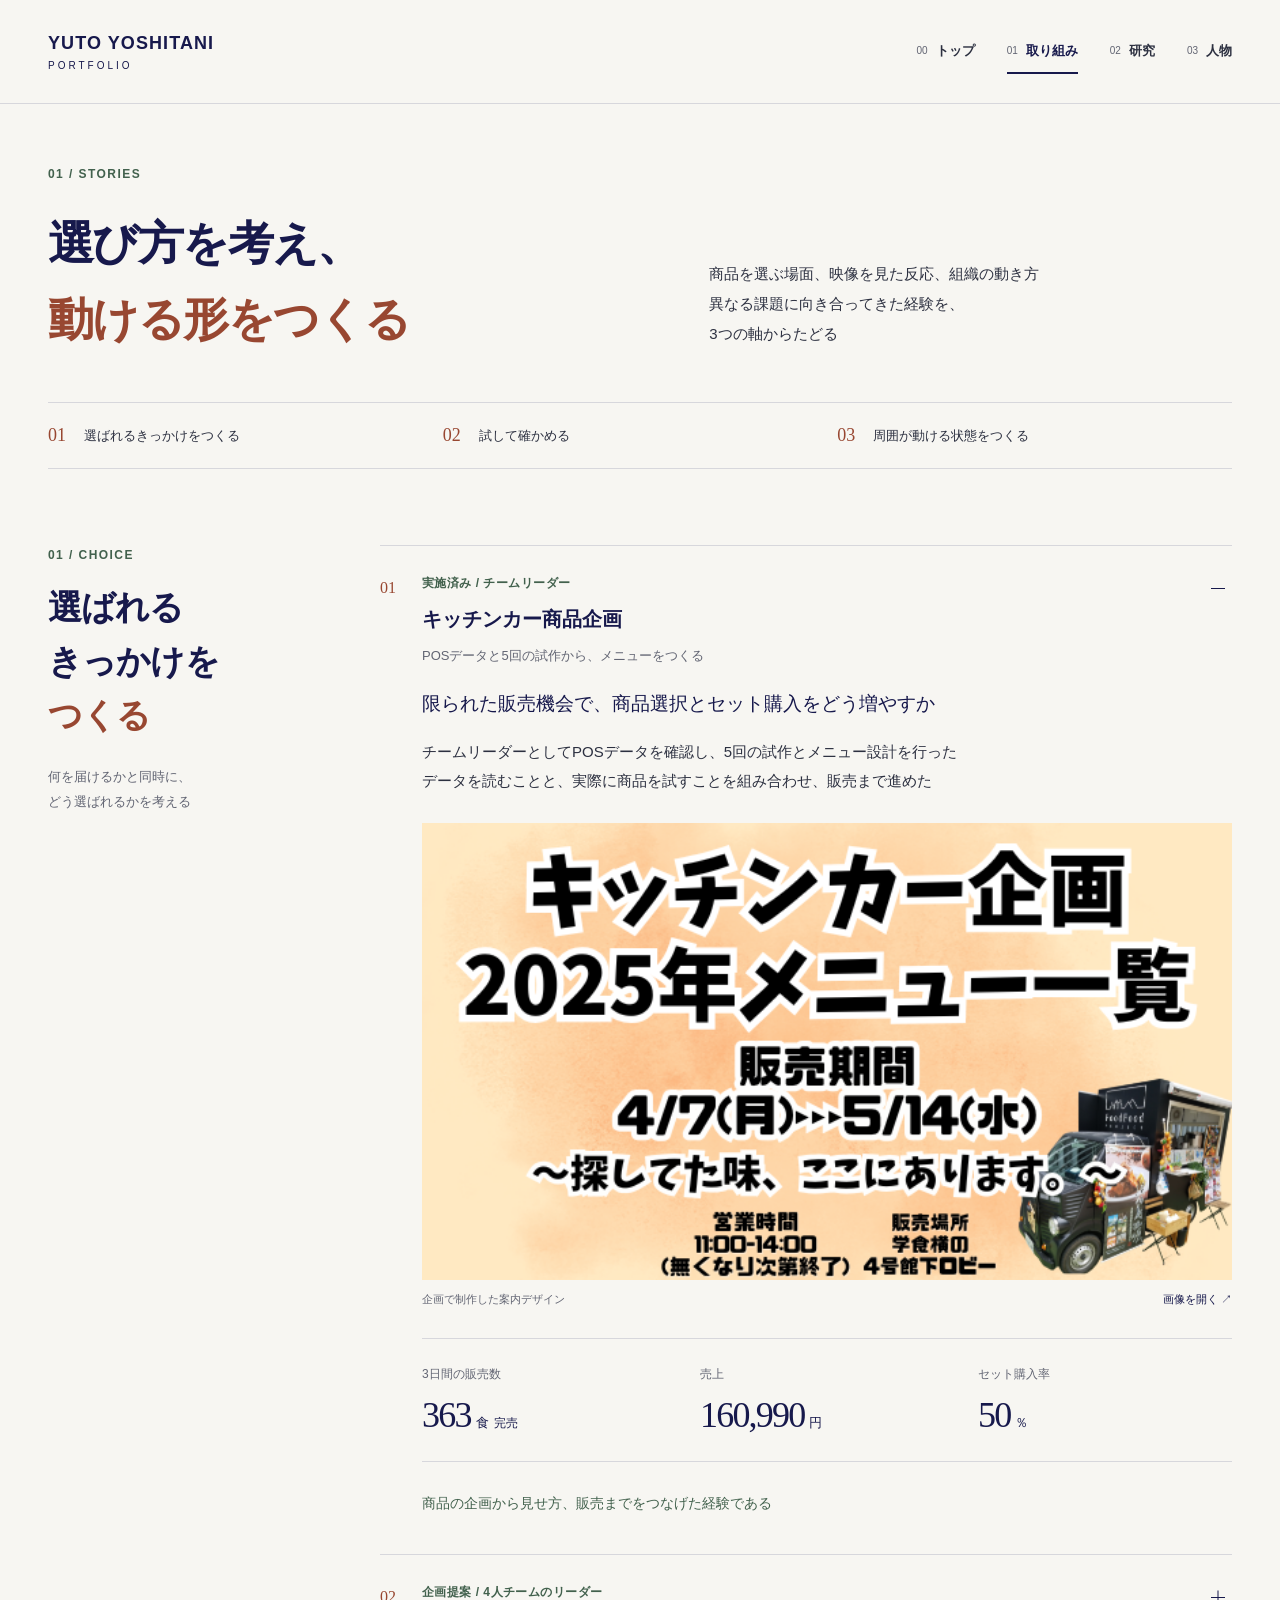
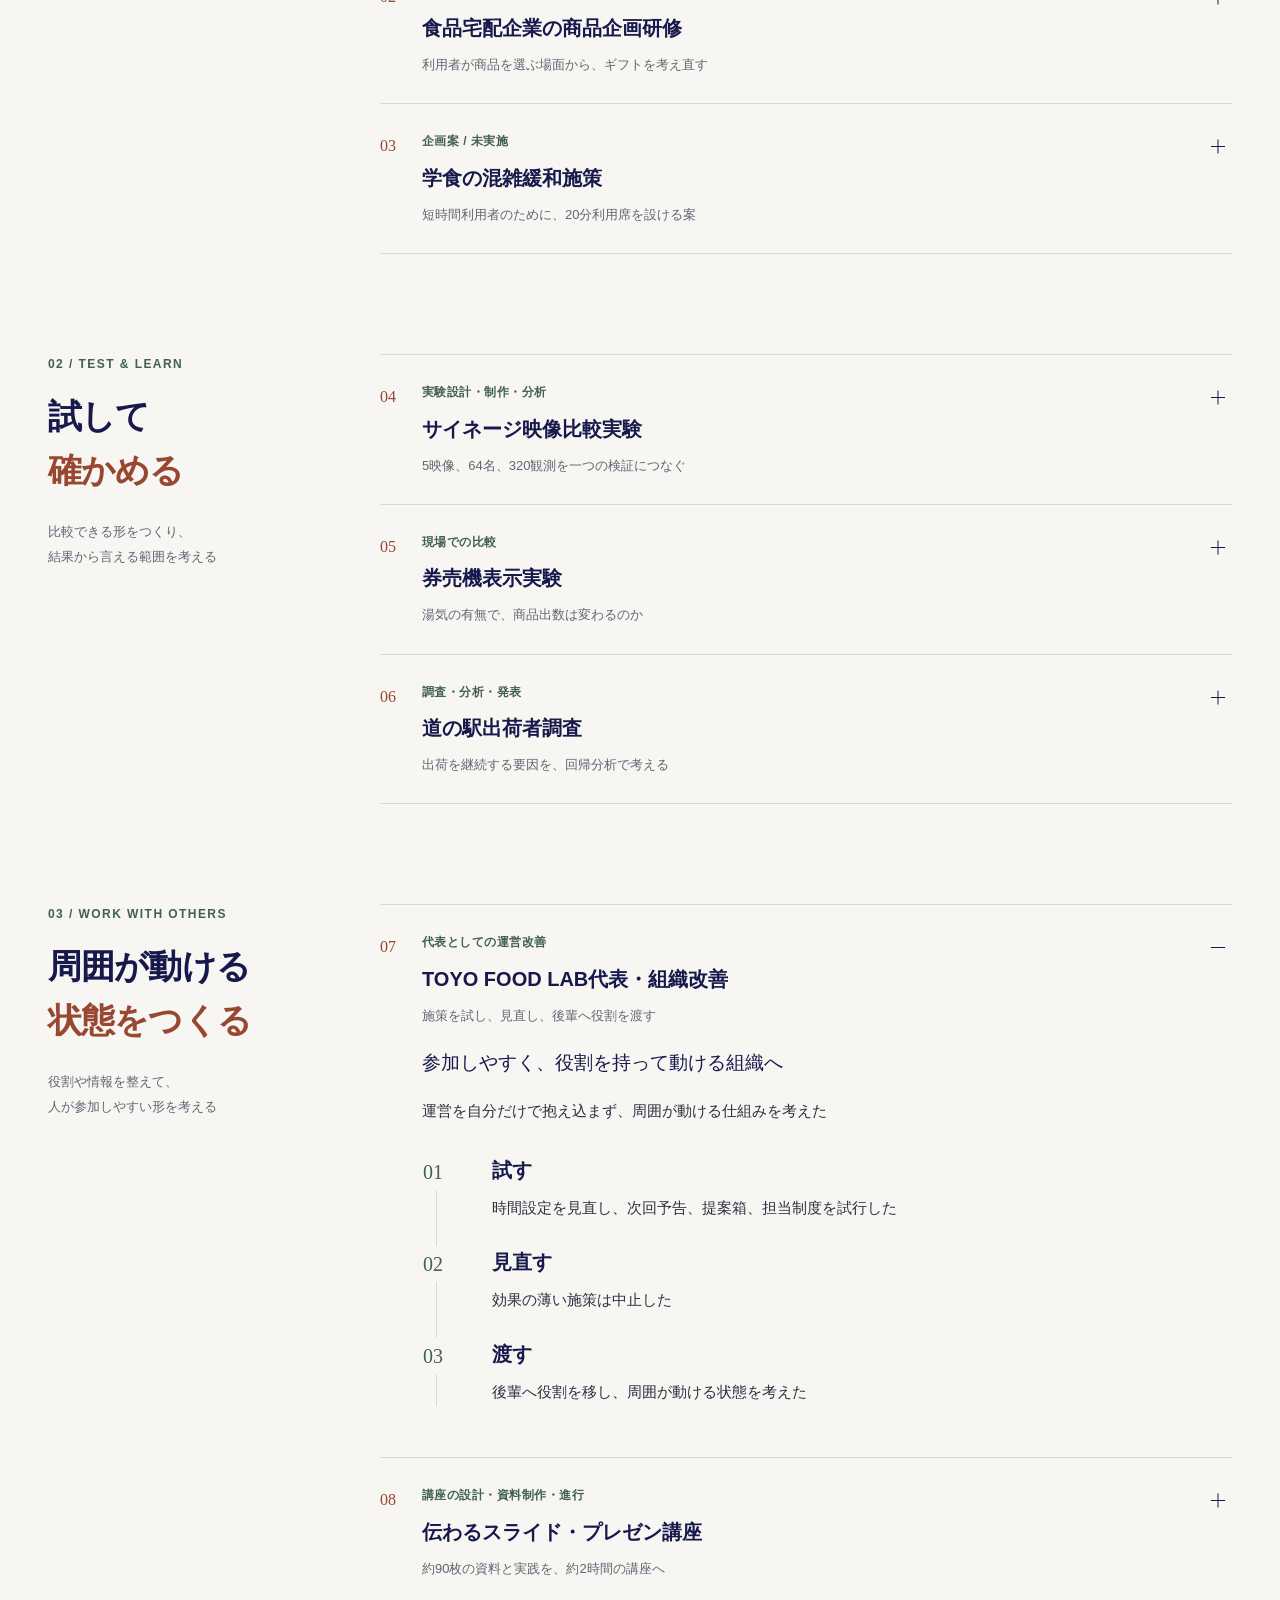
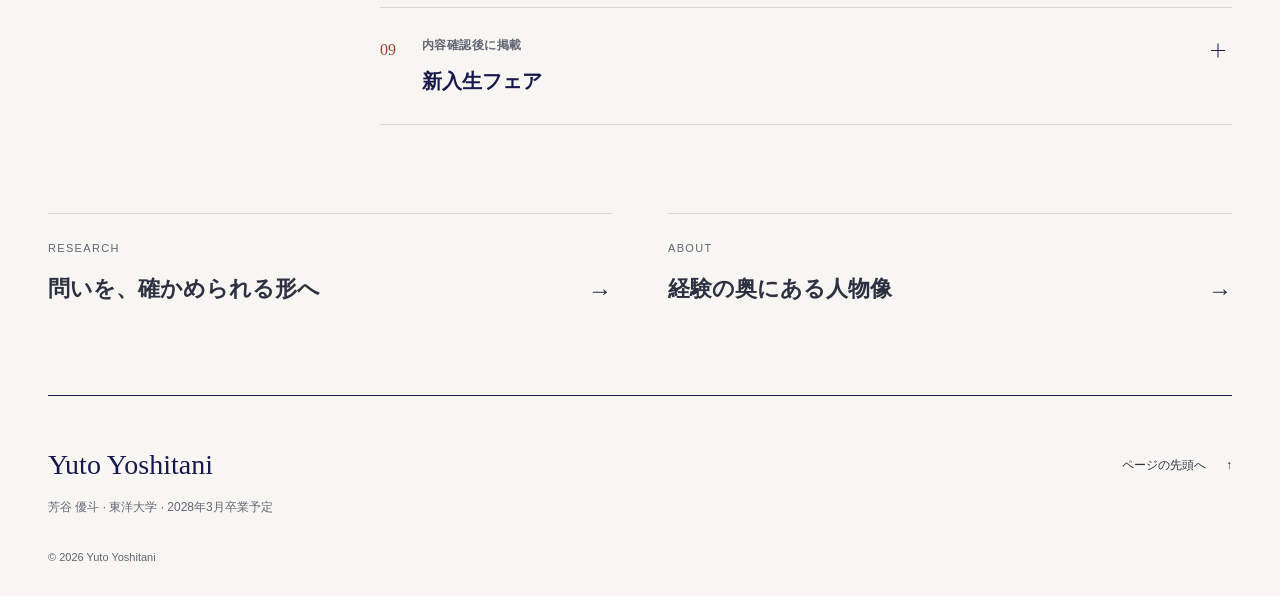
<file: stories/index.html>
<!doctype html>
<html lang="ja">
<head>
  <meta charset="utf-8">
  <meta name="viewport" content="width=device-width, initial-scale=1">
  <meta name="description" content="商品企画、比較実験、組織改善 3つの軸から、課題に気づき企画と実行へつなげた経験を読む">
  <meta name="theme-color" content="#17194c">
  <meta property="og:type" content="website">
  <meta property="og:title" content="取り組みのストーリー | 芳谷優斗">
  <meta property="og:description" content="商品企画、比較実験、組織改善 3つの軸から、課題に気づき企画と実行へつなげた経験を読む">
  <meta property="og:url" content="https://yutoyoshitani.github.io/stories/">
  <meta property="og:image" content="https://yutoyoshitani.github.io/assets/portrait.jpg">
  <link rel="canonical" href="https://yutoyoshitani.github.io/stories/">
  <title>取り組みのストーリー | 芳谷優斗</title>
  <link rel="icon" type="image/svg+xml" href="../assets/favicon.svg">
  <link rel="stylesheet" href="../assets/site.css?v=20260919-4">
  <script src="../assets/site.js?v=20260919-4" defer></script>
</head>
<body class="page-stories" id="top">
  <a class="skip-link" href="#main">本文へ移動</a>
  <header class="site-header">
    <a class="wordmark" href="../index.html" aria-label="芳谷優斗のポートフォリオ トップ"><strong>YUTO YOSHITANI</strong><span>PORTFOLIO</span></a>
    <nav aria-label="主要メニュー"><a href="../index.html"><span class="nav-number" aria-hidden="true">00</span>トップ</a><a href="../stories/index.html" aria-current="page"><span class="nav-number" aria-hidden="true">01</span>取り組み</a><a href="../research/index.html"><span class="nav-number" aria-hidden="true">02</span>研究</a><a href="../about/index.html"><span class="nav-number" aria-hidden="true">03</span>人物</a></nav>
  </header>
  <main id="main" tabindex="-1">
    <section class="page-intro wrap">
      <p class="eyebrow">01 / STORIES</p>
      <div class="intro-grid"><h1>選び方を考え、<br><em>動ける形をつくる</em></h1><p class="lead">商品を選ぶ場面、映像を見た反応、組織の動き方<br>異なる課題に向き合ってきた経験を、<br class="desktop-break">3つの軸からたどる</p></div>
      <nav class="chapter-nav" aria-label="取り組みの3つの軸"><a href="#choose"><span>01</span>選ばれるきっかけをつくる</a><a href="#test"><span>02</span>試して確かめる</a><a href="#move"><span>03</span>周囲が動ける状態をつくる</a></nav>
    </section>

    <section class="story-axis wrap" id="choose" aria-labelledby="choose-title">
      <div class="axis-heading"><p class="eyebrow">01 / CHOICE</p><h2 id="choose-title">選ばれる<br>きっかけを<br><em>つくる</em></h2><p>何を届けるかと同時に、<br>どう選ばれるかを考える</p></div>
      <div class="story-list">
        <details class="story" id="kitchencar" open>
          <summary><span class="story-number">01</span><span class="story-summary"><span class="status">実施済み / チームリーダー</span><strong>キッチンカー商品企画</strong><span class="summary-description">POSデータと5回の試作から、メニューをつくる</span></span><span class="disclosure" aria-hidden="true"></span></summary>
          <div class="story-body">
            <p class="story-lead">限られた販売機会で、商品選択とセット購入をどう増やすか</p>
            <p>チームリーダーとしてPOSデータを確認し、5回の試作とメニュー設計を行った<br>データを読むことと、実際に商品を試すことを組み合わせ、販売まで進めた</p>
            <figure class="document-image"><a data-image-preview href="../assets/canva-kitchen-menu.png"><img src="../assets/canva-kitchen-menu.png" alt="キッチンカー企画2025年メニュー一覧の案内デザイン" width="596" height="336" loading="lazy"></a><figcaption>企画で制作した案内デザイン <span>画像を開く ↗</span></figcaption></figure>
            <dl class="fact-strip"><div><dt>3日間の販売数</dt><dd><strong>363</strong>食<small>完売</small></dd></div><div><dt>売上</dt><dd><strong>160,990</strong>円</dd></div><div><dt>セット購入率</dt><dd><strong>50</strong>％</dd></div></dl>
            <p class="editor-note">商品の企画から見せ方、販売までをつなげた経験である</p>
          </div>
        </details>
        <details class="story" id="food-gift">
          <summary><span class="story-number">02</span><span class="story-summary"><span class="status">企画提案 / 4人チームのリーダー</span><strong>食品宅配企業の商品企画研修</strong><span class="summary-description">利用者が商品を選ぶ場面から、ギフトを考え直す</span></span><span class="disclosure" aria-hidden="true"></span></summary>
          <div class="story-body"><h3>「どんな場面で選ぶか」を起点に</h3><p>利用者が商品を選ぶ場面そのものを見直し、快復祝いギフトBOXを提案した<br>4人チームのリーダーとして取り組み、企画は3チーム中1位となった</p><p class="scope-note">企画提案までの経験であり、実際の商品化には至っていない</p></div>
        </details>
        <details class="story" id="cafeteria">
          <summary><span class="story-number">03</span><span class="story-summary"><span class="status">企画案 / 未実施</span><strong>学食の混雑緩和施策</strong><span class="summary-description">短時間利用者のために、20分利用席を設ける案</span></span><span class="disclosure" aria-hidden="true"></span></summary>
          <div class="story-body"><h3>席の使い方に、もう一つの選択肢を</h3><p>通常席を残しながら、一部を20分利用席にする案を考えている<br>卓上POPで利用方法を示し、2週間の試行で利用状況と意見を測る想定である</p><dl class="compact-notes"><div><dt>変えること</dt><dd>一部の席の利用時間</dd></div><div><dt>確かめること</dt><dd>利用状況と利用者の意見</dd></div></dl><p class="scope-note">現在は企画案であり、実施結果や混雑緩和の効果はまだない</p></div>
        </details>
      </div>
    </section>

    <section class="story-axis wrap" id="test" aria-labelledby="test-title">
      <div class="axis-heading"><p class="eyebrow">02 / TEST &amp; LEARN</p><h2 id="test-title">試して<br><em>確かめる</em></h2><p>比較できる形をつくり、<br>結果から言える範囲を考える</p></div>
      <div class="story-list">
        <details class="story" id="signage">
          <summary><span class="story-number">04</span><span class="story-summary"><span class="status">実験設計・制作・分析</span><strong>サイネージ映像比較実験</strong><span class="summary-description">5映像、64名、320観測を一つの検証につなぐ</span></span><span class="disclosure" aria-hidden="true"></span></summary>
          <div class="story-body"><p class="story-lead">映像をつくるところから、評価を分析するところまで</p><p>実験設計、5種類の映像制作、フォーム作成、回答収集、R分析、レポート作成までを一貫して担当した<br>64名による5映像の評価、計320観測を分析した</p><div class="finding"><h3>結果と解釈</h3><p>Bのみが他4案より購入可能性で有意に低かった<br>一方、上位4案間には有意差が認められなかった</p><p>評価の差は分かったが、実際の購買効果までは断定できない</p></div><a class="text-link" href="../research/index.html#signage">結果から判断できる範囲を読む <span aria-hidden="true">↗</span></a></div>
        </details>
        <details class="story" id="ticket">
          <summary><span class="story-number">05</span><span class="story-summary"><span class="status">現場での比較</span><strong>券売機表示実験</strong><span class="summary-description">湯気の有無で、商品出数は変わるのか</span></span><span class="disclosure" aria-hidden="true"></span></summary>
          <div class="story-body"><p>湯気あり広告と湯気なし広告を券売機各1台へ固定し、商品出数を比較した<br>有意差は確認できなかった</p><p class="scope-note">無作為割付ではないため、広告以外の条件による影響を切り分けられない<br>有意差がないことから「効果がない」とは断定しない</p><a class="text-link" href="../research/index.html#ticket">比較の条件と限界を読む <span aria-hidden="true">↗</span></a></div>
        </details>
        <details class="story" id="roadside">
          <summary><span class="story-number">06</span><span class="story-summary"><span class="status">調査・分析・発表</span><strong>道の駅出荷者調査</strong><span class="summary-description">出荷を継続する要因を、回帰分析で考える</span></span><span class="disclosure" aria-hidden="true"></span></summary>
          <div class="story-body"><p>出荷継続要因を回帰分析で調べ、学内報告会で発表した<br>評価は17報告中1位となり、学内報告会から研究へ発展した</p><a class="text-link" href="../research/index.html#roadside">調査研究について読む <span aria-hidden="true">↗</span></a></div>
        </details>
      </div>
    </section>

    <section class="story-axis wrap" id="move" aria-labelledby="move-title">
      <div class="axis-heading"><p class="eyebrow">03 / WORK WITH OTHERS</p><h2 id="move-title">周囲が動ける<br><em>状態をつくる</em></h2><p>役割や情報を整えて、<br>人が参加しやすい形を考える</p></div>
      <div class="story-list">
        <details class="story" id="toyolab" open>
          <summary><span class="story-number">07</span><span class="story-summary"><span class="status">代表としての運営改善</span><strong>TOYO FOOD LAB代表・組織改善</strong><span class="summary-description">施策を試し、見直し、後輩へ役割を渡す</span></span><span class="disclosure" aria-hidden="true"></span></summary>
          <div class="story-body"><p class="story-lead">参加しやすく、役割を持って動ける組織へ</p><p>運営を自分だけで抱え込まず、周囲が動ける仕組みを考えた</p><ol class="decision-sequence"><li><h3>試す</h3><p>時間設定を見直し、次回予告、提案箱、担当制度を試行した</p></li><li><h3>見直す</h3><p>効果の薄い施策は中止した</p></li><li><h3>渡す</h3><p>後輩へ役割を移し、周囲が動ける状態を考えた</p></li></ol></div>
        </details>
        <details class="story" id="presentation">
          <summary><span class="story-number">08</span><span class="story-summary"><span class="status">講座の設計・資料制作・進行</span><strong>伝わるスライド・プレゼン講座</strong><span class="summary-description">約90枚の資料と実践を、約2時間の講座へ</span></span><span class="disclosure" aria-hidden="true"></span></summary>
          <div class="story-body"><p class="story-lead">情報を並べるだけでなく、理解して試せる流れを考える</p><p>構成、台本、約90枚の資料をつくり、約2時間の講座を設計した<br>ストーリーと実践を組み合わせて進行した</p><figure class="document-image"><a data-image-preview href="../assets/canva-presentation-lecture.png"><img src="../assets/canva-presentation-lecture.png" alt="本人が制作した伝わるスライド・プレゼン講座の表紙" width="596" height="336" loading="lazy"></a><figcaption>講座資料の表紙 <span>画像を開く ↗</span></figcaption></figure><p class="scope-note">参加人数と効果は確認後に追記</p></div>
        </details>
        <details class="story pending-story" id="freshman">
          <summary><span class="story-number">09</span><span class="story-summary"><span class="status">内容確認後に掲載</span><strong>新入生フェア</strong></span><span class="disclosure" aria-hidden="true"></span></summary>
          <div class="story-body"><p>役割、課題、工夫、連携、結果は確認後に追記</p></div>
        </details>
      </div>
    </section>
    <nav class="page-next wrap" aria-label="次に読むページ"><a href="../research/index.html"><span>RESEARCH</span><strong>問いを、確かめられる形へ</strong><span aria-hidden="true">→</span></a><a href="../about/index.html"><span>ABOUT</span><strong>経験の奥にある人物像</strong><span aria-hidden="true">→</span></a></nav>
  </main>
  <footer class="site-footer">
    <div><a class="footer-name" href="../index.html">Yuto Yoshitani</a><p>芳谷 優斗 · 東洋大学 · 2028年3月卒業予定</p></div>
    <a class="back-top" href="#top">ページの先頭へ <span aria-hidden="true">↑</span></a>
    <small>© <span data-year>2026</span> Yuto Yoshitani</small>
  </footer>
</body>
</html>
</file>
<file: assets/site.css>
/* Editorial portfolio — iron navy, paper, and a little warmth */
:root {
  --ink: #17194c;
  --text: #2c3040;
  --muted: #626573;
  --paper: #f7f6f2;
  --white: #fff;
  --line: #d7d7dc;
  --rust: #984731;
  --moss: #42614d;
  --ochre: #7c591b;
  --serif: "Yu Mincho", "Hiragino Mincho ProN", "Noto Serif JP", serif;
  --sans: -apple-system, BlinkMacSystemFont, "Segoe UI", "Hiragino Kaku Gothic ProN", "Yu Gothic", Meiryo, sans-serif;
}
* { box-sizing: border-box; }
html { scroll-behavior: smooth; scroll-padding-top: 24px; }
body { margin: 0; background: var(--paper); color: var(--text); font: 16px/1.95 var(--sans); -webkit-text-size-adjust: 100%; overflow-wrap: anywhere; }
h1,h2,h3,h4,p,figure,dl,dd { margin: 0; }
h1,h2,h3,h4 { color: var(--ink); font-weight: 600; line-height: 1.65; }
h1,h2 { font-family: var(--serif); font-feature-settings: "palt"; }
h1 { font-size: clamp(32px, 3.6vw, 52px); letter-spacing: -.035em; }
h2 { font-size: clamp(27px, 2.8vw, 38px); letter-spacing: -.025em; }
h3 { font-size: clamp(20px, 2vw, 27px); }
h4 { font-size: 20px; }
em { font-style: normal; color: var(--rust); }
p + p { margin-top: 16px; }
a { color: inherit; text-decoration-thickness: 1px; text-underline-offset: 5px; }
a:hover { color: var(--rust); }
button { font: inherit; }
img { display: block; max-width: 100%; height: auto; }
::selection { background: #e6d7c5; color: var(--ink); }
:focus-visible { outline: 3px solid var(--rust); outline-offset: 5px; }
main:focus { outline: none; }
[id] { scroll-margin-top: 24px; }
.wrap { width: min(1200px, calc(100% - 96px)); margin-inline: auto; }
.section-space { padding-block: 96px; }
.eyebrow { color: var(--moss); font-size: 12px; font-weight: 700; letter-spacing: .12em; line-height: 1.8; }
.note-label { color: var(--moss); font-size: 13px; font-weight: 700; letter-spacing: .07em; margin-bottom: 16px; }
.lead { font-size: 17px; line-height: 2; }
.text-link, .quiet-link { display: inline-flex; gap: 24px; align-items: center; min-height: 44px; padding-block: 7px; font-size: 14px; font-weight: 600; }
.text-link { text-decoration: none; border-bottom: 1px solid currentColor; color: var(--ink); }
.text-link span { font-size: 20px; }
.quiet-link { color: var(--muted); text-decoration: none; }
.scope-note { color: var(--muted); font-size: 13px; line-height: 1.9; padding-left: 14px; border-left: 2px solid var(--line); margin-top: 24px; }
.status { display: block; color: var(--moss); font-size: 12px; font-weight: 600; letter-spacing: .04em; margin-bottom: 7px; }
.status-planned { display: inline-block; color: var(--ochre); border: 1px solid #b7a57f; padding: 3px 12px; margin: 0 0 8px; }
.skip-link { position: absolute; z-index: 50; left: 20px; top: -100px; background: var(--ink); color: white; padding: 12px 24px; }
.skip-link:focus { top: 12px; color: white; }
.site-header { max-width: 1440px; margin: auto; min-height: 104px; padding: 22px 48px; display: flex; justify-content: space-between; align-items: center; gap: 24px; border-bottom: 1px solid var(--line); }
.wordmark { text-decoration: none; color: var(--ink); line-height: 1.6; }
.wordmark strong { display: block; font-size: 18px; letter-spacing: .06em; }
.wordmark > span { display: block; font-size: 10px; letter-spacing: .3em; }
.site-header nav { display: flex; gap: 32px; }
.site-header nav a { min-height: 44px; display: flex; align-items: center; gap: 8px; font-size: 13px; font-weight: 600; text-decoration: none; border-bottom: 2px solid transparent; }
.site-header nav a[aria-current] { color: var(--ink); border-bottom-color: var(--ink); }
.nav-number { color: var(--muted); font-size: 10px; font-weight: 400; }
.site-footer { width: min(1344px, calc(100% - 96px)); margin: 0 auto; padding: 48px 0 28px; border-top: 1px solid var(--ink); display: grid; grid-template-columns: 1fr auto; align-items: start; gap: 28px; }
.footer-name { font: 28px/1.5 Georgia, serif; text-decoration: none; color: var(--ink); }
.site-footer p { color: var(--muted); font-size: 12px; margin-top: 10px; }
.site-footer small { grid-column: 1 / -1; font-size: 11px; color: var(--muted); }
.back-top { font-size: 12px; min-height: 44px; display: flex; gap: 20px; align-items: center; text-decoration: none; }
.section-heading { display: grid; grid-template-columns: 1.2fr 1fr; gap: 20px 60px; align-items: end; margin-bottom: 44px; }
.section-heading > .eyebrow { grid-column: 1 / -1; }
.section-heading h2 { margin-top: 12px; }
.section-heading > p:not(.eyebrow) { color: var(--muted); font-size: 14px; }

/* Front page: a portrait, a headline, and three differently edited stories */
.home-hero { display: grid; grid-template-columns: minmax(0, 1fr) 240px; gap: 40px 72px; padding-top: 64px; }
.hero-copy h1 { margin: 20px 0 24px; font-size: clamp(38px, 4.3vw, 64px); line-height: 1.55; letter-spacing: -.05em; }
.hero-copy h1 > span { display: block; }
.hero-copy h1 .accent { color: var(--rust); }
.hero-lead { font-size: 17px; }
.hero-links { display: flex; flex-wrap: wrap; gap: 14px 28px; margin-top: 28px; }
.hero-portrait { align-self: center; padding-top: 16px; }
.hero-portrait img { width: 100%; background: white; }
.hero-portrait figcaption { padding-top: 14px; display: flex; flex-wrap: wrap; align-items: baseline; justify-content: space-between; gap: 4px 12px; color: var(--ink); }
.hero-portrait strong { font-family: var(--serif); font-size: 21px; letter-spacing: .12em; }
.hero-portrait figcaption span { font-size: 9px; letter-spacing: .1em; }
.hero-foot { grid-column: 1 / -1; border-top: 1px solid var(--line); padding: 18px 0; display: flex; justify-content: space-between; gap: 20px; font-size: 11px; letter-spacing: .09em; color: var(--muted); }
.selected-work { padding-top: 72px; }
.feature-story { display: grid; grid-template-columns: 1.1fr 1fr; gap: 56px; align-items: center; padding: 10px 0 56px; }
.work-image { padding: 24px; background: #eee7dc; }
.work-image a { display: block; }
.work-image img { width: 100%; }
.work-image figcaption { margin-top: 15px; color: #685949; font-size: 11px; }
.feature-copy h3 { font-family: var(--serif); font-size: 30px; letter-spacing: -.03em; margin: 10px 0 18px; }
.feature-copy h3 a { text-decoration: none; }
.feature-copy p:not(.eyebrow):not(.big-fact):not(.work-name) { font-size: 14px; }
.work-name { font-size: 12px; color: var(--muted); margin-bottom: 18px; }
.big-fact { display: flex; align-items: baseline; gap: 15px; color: var(--ink); margin: 18px 0; }
.big-fact strong { font: 68px/1.15 Georgia, "Times New Roman", serif; letter-spacing: -.05em; font-variant-numeric: lining-nums; }
.big-fact span { font-size: 12px; }
.feature-research { display: grid; grid-template-columns: .8fr 1.2fr; gap: 60px; padding: 48px 56px; background: var(--ink); color: white; }
.feature-research h3, .feature-research .big-fact, .feature-research .text-link { color: white; }
.feature-research .eyebrow { color: #d5c7a8; }
.feature-research .research-stat > p:last-child { font-size: 13px; color: #dadbe5; }
.feature-research .big-fact strong { font-size: 84px; }
.feature-research .text-link:hover { color: #e8bea0; }
.feature-organization { display: grid; grid-template-columns: 1fr 1fr; gap: 60px; border-bottom: 1px solid var(--line); padding-block: 50px; align-items: center; }
.feature-organization h3 { font-family: var(--serif); margin: 14px 0; font-size: 28px; }
.feature-organization > div:last-child p { font-size: 14px; margin-bottom: 20px; }
.section-tail-link { display: flex; justify-content: flex-end; align-items: center; gap: 28px; min-height: 64px; font-size: 13px; text-decoration: none; }
.working-section { background: #eaece6; padding: 80px 0; }
.working-layout { display: grid; grid-template-columns: 1fr 1fr; gap: 80px; }
.working-layout h2 { margin: 20px 0; }
.working-layout > div > p:last-child { font-size: 14px; }
.working-loop { list-style: none; padding: 0; margin: 0; }
.working-loop li { display: flex; gap: 28px; padding: 18px 0; border-bottom: 1px solid #c4cbbd; }
.working-loop li:first-child { padding-top: 0; }
.working-loop li > span { font: 24px/1.9 Georgia, serif; color: var(--moss); }
.working-loop h3 { font-size: 18px; }
.working-loop p { font-size: 13px; margin-top: 5px; }
.person-invitation { display: grid; grid-template-columns: 1fr 1fr; gap: 20px 60px; }
.person-invitation > .eyebrow { grid-column: 1 / -1; }
.person-invitation .text-link { margin-top: 18px; }

/* Shared inside-page structures */
.page-intro { padding-top: 60px; }
.intro-grid { display: grid; grid-template-columns: 1.15fr 1fr; gap: 60px; align-items: end; margin: 20px 0 44px; }
.intro-grid .lead { font-size: 15px; padding-bottom: 9px; }
.chapter-nav { display: grid; grid-template-columns: repeat(3, 1fr); border-block: 1px solid var(--line); }
.chapter-nav a { display: flex; gap: 18px; align-items: center; padding: 20px 15px 20px 0; font-size: 13px; text-decoration: none; }
.chapter-nav a span { color: var(--rust); font: 18px Georgia, serif; }
.page-next { display: grid; grid-template-columns: 1fr 1fr; gap: 56px; padding-block: 0 80px; }
.page-next a { display: grid; grid-template-columns: 1fr auto; gap: 8px 20px; border-top: 1px solid var(--line); padding-top: 24px; text-decoration: none; }
.page-next a > span:first-child { grid-column: 1 / -1; color: var(--muted); font-size: 11px; letter-spacing: .12em; }
.page-next strong { font-family: var(--serif); font-size: 22px; font-weight: 600; }
.page-next a > span:last-child { font-size: 24px; }

/* Stories: chapter rail and progressive disclosure */
.story-axis { display: grid; grid-template-columns: 260px minmax(0,1fr); gap: 72px; padding-block: 76px 24px; align-items: start; }
.story-axis:last-of-type { padding-bottom: 88px; }
.axis-heading { position: sticky; top: 28px; }
.axis-heading h2 { margin: 14px 0 20px; font-size: 34px; line-height: 1.6; }
.axis-heading > p:last-child { font-size: 13px; color: var(--muted); }
.story { border-top: 1px solid var(--line); }
.story:last-child { border-bottom: 1px solid var(--line); }
.story summary { list-style: none; display: grid; grid-template-columns: 26px minmax(0,1fr) 28px; gap: 16px; cursor: pointer; padding: 26px 0; align-items: start; }
.story summary::-webkit-details-marker { display: none; }
.story summary::marker { content: ""; }
.story summary:hover .story-summary strong { color: var(--rust); }
.story-number { font: 16px/2 Georgia, serif; color: var(--rust); }
.story-summary strong { display: block; color: var(--ink); font-size: 20px; font-weight: 600; line-height: 1.7; }
.summary-description { display: block; color: var(--muted); font-size: 13px; margin-top: 7px; }
.disclosure { width: 28px; height: 28px; position: relative; margin-top: 3px; }
.disclosure::before, .disclosure::after { content: ""; position: absolute; width: 14px; height: 1px; background: var(--ink); top: 13px; left: 7px; }
.disclosure::after { transform: rotate(90deg); }
.story[open] .disclosure::after { transform: rotate(0); }
.story[open] > summary { padding-bottom: 18px; }
.story-body { padding: 0 0 36px 42px; font-size: 15px; }
.story-body > h3 { font-size: 22px; margin-bottom: 18px; }
.story-body .story-lead { font-size: 19px; color: var(--ink); font-family: var(--serif); line-height: 1.8; margin-bottom: 14px; }
.story-body .text-link { margin-top: 22px; }
.document-image { margin-block: 28px; }
.document-image a { display: block; background: white; cursor: zoom-in; }
.document-image img { width: 100%; }
.document-image figcaption { display: flex; justify-content: space-between; flex-wrap: wrap; gap: 4px 12px; font-size: 11px; line-height: 1.8; color: var(--muted); margin-top: 10px; }
.document-image figcaption span { color: var(--ink); }
.fact-strip { display: grid; grid-template-columns: repeat(3,1fr); gap: 24px; padding: 24px 0; margin-block: 28px; border-block: 1px solid var(--line); }
.fact-strip dt { font-size: 12px; color: var(--muted); margin-bottom: 8px; }
.fact-strip dd { display: flex; flex-wrap: wrap; gap: 5px; align-items: baseline; font-size: 13px; color: var(--ink); }
.fact-strip strong { font: 36px/1.2 Georgia, serif; letter-spacing: -.05em; }
.fact-strip small { font-size: 12px; }
.editor-note { color: var(--moss); font-size: 14px; }
.compact-notes { margin-block: 24px; }
.compact-notes > div { display: grid; grid-template-columns: 110px 1fr; gap: 20px; padding: 10px 0; border-bottom: 1px solid var(--line); }
.compact-notes dt { font-weight: 600; font-size: 13px; color: var(--moss); }
.finding { border-left: 3px solid var(--moss); padding: 8px 0 8px 20px; margin-top: 26px; }
.finding h3 { font-size: 18px; margin-bottom: 10px; }
.decision-sequence { list-style: none; padding: 0; margin-top: 28px; counter-reset: decision; }
.decision-sequence li { counter-increment: decision; position: relative; padding: 0 0 24px 55px; border-left: 1px solid var(--line); margin-left: 14px; }
.decision-sequence li:last-child { padding-bottom: 0; }
.decision-sequence li::before { content: "0" counter(decision); position: absolute; left: -14px; top: 0; background: var(--paper); color: var(--moss); padding-block: 3px; font: 20px/1.5 Georgia,serif; }
.decision-sequence h3 { font-size: 20px; margin-bottom: 6px; }
.pending-story .status { color: var(--muted); }

/* Research: an open notebook and a published paper */
.research-notebook { display: grid; grid-template-columns: 1.2fr 1fr; gap: 60px; padding: 38px; border-top: 3px solid var(--moss); background: white; }
.notebook-question { font-size: 15px; }
.research-process { list-style: none; padding: 0; margin: 0; }
.research-process li { display: flex; gap: 20px; padding: 15px 0; border-top: 1px solid var(--line); }
.research-process li > span { font: 19px/1.7 Georgia,serif; color: var(--moss); }
.research-process h3 { font-size: 17px; }
.research-process p { font-size: 13px; color: var(--muted); }
.research-footnote { margin-top: 20px; font-size: 12px; color: var(--muted); }
.research-footnote p + p { margin-top: 4px; }
.conference-section { background: #eeeee8; }
.conference-layout { display: grid; grid-template-columns: 1fr 1fr; gap: 64px; }
.conference-image { margin: 0 0 22px; }
.paper-title { font-family: var(--serif); font-size: 18px; line-height: 1.9; color: var(--ink); }
.conference-copy .big-fact { margin-top: 0; }
.research-notes > div { padding: 16px 0; border-top: 1px solid #cdcec9; display: grid; grid-template-columns: 55px 1fr; gap: 20px; font-size: 14px; }
.research-notes dt { color: var(--moss); font-weight: 600; }
.study-heading { display: flex; gap: 26px; align-items: baseline; }
.study-index { font: 32px Georgia, serif; color: var(--rust); flex: 0 0 auto; white-space: nowrap; }
.study-heading h3 { margin-top: 8px; font-family: var(--serif); font-size: 28px; }
.study-intro { margin: 22px 0 0 62px; max-width: 780px; }
.signage-study .fact-strip { margin: 32px 0 32px 62px; max-width: 780px; }
.finding-grid { display: grid; grid-template-columns: 1fr 1fr; margin: 0 0 24px 62px; gap: 40px; }
.finding-grid > div { border-top: 2px solid var(--moss); padding-top: 18px; }
.finding-grid > div:last-child { border-color: var(--rust); }
.finding-grid p:not(.note-label) { font-size: 14px; margin-top: 12px; }
.signage-study > .text-link { margin-left: 62px; }
.study-list { margin-top: 50px; }
.study-list .story-body { max-width: 890px; }
.study-list .story-summary { display: grid; grid-template-columns: 1fr 1.3fr; gap: 28px; align-items: center; }
.study-list .summary-description { margin-top: 0; }

/* About: a person, five words, and things made to be used */
.about-intro { display: grid; grid-template-columns: 1fr 300px; gap: 100px; padding-block: 60px 76px; align-items: start; border-bottom: 1px solid var(--line); }
.about-copy h1 { margin-block: 20px 28px; }
.profile-name { display: flex; flex-wrap: wrap; gap: 10px 22px; align-items: baseline; color: var(--ink); }
.profile-name strong { font: 28px var(--serif); letter-spacing: .12em; }
.profile-name span { font-size: 11px; letter-spacing: .1em; }
.profile-meta { color: var(--muted); font-size: 12px; margin-top: 15px; }
.about-copy .lead { font-size: 16px; margin-top: 26px; }
.about-copy > p:last-child { font-size: 14px; }
.about-portrait { margin-top: 48px; }
.about-portrait img { width: 100%; }
.about-portrait figcaption { font-size: 9px; letter-spacing: .1em; color: var(--muted); margin-top: 12px; }
.keyword-list > div { display: grid; grid-template-columns: 210px 1fr; gap: 50px; padding: 28px 0; border-top: 1px solid var(--line); }
.keyword-list > div:last-child { border-bottom: 1px solid var(--line); }
.keyword-list dt { font: 30px/1.6 var(--serif); color: var(--ink); }
.keyword-list dd p { font-size: 15px; }
.keyword-list dd a { display: inline-block; min-height: 44px; padding-top: 10px; color: var(--moss); font-size: 12px; }
.keyword-list dd a span { margin-left: 14px; }
.everyday-section { background: #eee7dc; }
.everyday-layout { display: grid; grid-template-columns: 1.15fr 1fr; gap: 84px; }
.kakuni-note { padding-right: 50px; border-right: 1px solid #cec4b5; }
.kakuni-note h3 { font: 30px/1.7 var(--serif); margin-bottom: 22px; }
.kakuni-note p:not(.note-label):not(.scope-note) { font-size: 15px; }
.flavor-notes { display: flex; flex-wrap: wrap; gap: 22px; margin-top: 26px; }
.flavor-notes span { font-family: var(--serif); color: var(--rust); font-size: 21px; }
.everyday-side h3 { font-size: 21px; margin-bottom: 14px; }
.everyday-side p:not(.note-label):not(.scope-note) { font-size: 14px; }
.travel-note { margin-top: 30px; padding-top: 24px; border-top: 1px solid #cec4b5; }
.travel-note .scope-note { margin-top: 0; }
.everyday-layout .scope-note { border-color: #b7a58e; color: #665c4d; }
.gallery-feature { display: grid; grid-template-columns: 1.15fr 1fr; align-items: center; gap: 60px; }
.gallery-feature .document-image { margin: 0; }
.gallery-feature h3 { font-family: var(--serif); margin: 16px 0; }
.gallery-feature p:not(.eyebrow) { font-size: 14px; }
.gallery-feature .text-link { margin-top: 20px; }
.gallery-pair { display: grid; grid-template-columns: 1fr 1fr; gap: 60px; margin-top: 60px; }
.gallery-pair .document-image { margin: 0 0 22px; }
.gallery-pair h3 { font-size: 22px; }
.gallery-pair p { font-size: 14px; margin-top: 12px; }
.gallery-pair .text-link { margin-top: 14px; }

/* Progressive-enhancement image viewer */
.image-viewer { border: 0; width: min(1100px, calc(100vw - 40px)); max-height: calc(100dvh - 40px); padding: 22px; background: var(--paper); color: var(--ink); overflow: auto; }
.image-viewer::backdrop { background: rgb(12 14 31 / .84); }
.viewer-bar { display: flex; justify-content: space-between; align-items: center; gap: 20px; margin-bottom: 18px; }
.viewer-bar p { font-size: 13px; }
.viewer-close { border: 1px solid var(--ink); background: none; color: var(--ink); min-width: 80px; min-height: 44px; padding: 7px 16px; cursor: pointer; flex-shrink: 0; white-space: nowrap; }
.viewer-close:hover { background: var(--ink); color: white; }
.image-viewer img { width: 100%; object-fit: contain; max-height: calc(100dvh - 165px); }

@media (min-width: 1440px) {
  .home-hero { grid-template-columns: minmax(0,1fr) 270px; gap: 40px 90px; }
}
@media (max-width: 1050px) {
  .wrap { width: calc(100% - 64px); }
  .site-header { padding-inline: 32px; }
  .site-header nav { gap: 22px; }
  .home-hero { grid-template-columns: minmax(0,1fr) 190px; gap: 34px; }
  .hero-copy h1 { font-size: 4.4vw; }
  .hero-lead { font-size: 15px; }
  .section-space { padding-block: 72px; }
  .feature-story, .feature-organization, .conference-layout, .gallery-feature, .gallery-pair { gap: 32px; }
  .feature-copy h3 { font-size: 25px; }
  .feature-research { padding: 36px; gap: 34px; }
  .feature-research .big-fact { flex-wrap: wrap; gap: 2px 12px; }
  .feature-research .big-fact strong { font-size: 72px; }
  .working-layout { gap: 40px; }
  .story-axis { grid-template-columns: 190px minmax(0,1fr); gap: 32px; }
  .axis-heading h2 { font-size: 29px; }
  .story-body { padding-left: 0; }
  .fact-strip { gap: 16px; }
  .fact-strip strong { font-size: 30px; }
  .intro-grid { gap: 30px; }
  .section-heading { gap: 20px 32px; }
  .research-notebook { gap: 32px; padding: 28px; }
  .about-intro { grid-template-columns: 1fr 230px; gap: 50px; }
  .keyword-list > div { grid-template-columns: 170px 1fr; gap: 32px; }
  .everyday-layout { gap: 40px; }
  .kakuni-note { padding-right: 35px; }
  .site-footer { width: calc(100% - 64px); }
}
@media (max-width: 740px) {
  body { font-size: 15px; }
  .wrap { width: calc(100% - 40px); }
  .section-space { padding-block: 56px; }
  .site-header { padding: 18px 20px 0; flex-wrap: wrap; gap: 12px; }
  .wordmark strong { font-size: 16px; }
  .wordmark > span { font-size: 9px; }
  .site-header nav { width: 100%; justify-content: space-between; gap: 10px; }
  .site-header nav a { gap: 5px; font-size: 12px; }
  .nav-number { font-size: 9px; }
  .home-hero { grid-template-columns: minmax(0,1fr) 110px; gap: 26px 20px; padding-top: 36px; }
  .hero-copy { grid-column: 1 / -1; }
  .hero-copy h1 { font-size: clamp(29px, 7.8vw, 48px); line-height: 1.65; margin: 18px 0 20px; }
  .hero-copy .eyebrow { font-size: 10px; }
  .hero-lead { font-size: 14px; line-height: 2; }
  .desktop-break { display: none; }
  .hero-links { gap: 8px 20px; margin-top: 18px; }
  .hero-links a { font-size: 12px; }
  .hero-portrait { grid-column: 2; grid-row: 2; padding: 0; }
  .hero-portrait img { width: 110px; }
  .hero-portrait figcaption { margin: 0; padding-top: 8px; }
  .hero-portrait figcaption strong { font-size: 17px; }
  .hero-portrait figcaption span { display: none; }
  .hero-foot { grid-column: 1; grid-row: 2; display: flex; flex-direction: column; align-self: end; justify-content: end; gap: 8px; padding-block: 16px; font-size: 10px; letter-spacing: .03em; }
  .section-heading { grid-template-columns: 1fr; gap: 12px; margin-bottom: 28px; }
  .section-heading h2 { margin-top: 6px; }
  .section-heading > p:not(.eyebrow) { font-size: 13px; }
  .selected-work { padding-top: 48px; }
  .feature-story { grid-template-columns: 1fr; gap: 24px; padding-bottom: 36px; }
  .work-image { padding: 16px; }
  .feature-copy h3 { font-size: 26px; }
  .big-fact strong { font-size: 58px; }
  .feature-research { grid-template-columns: 1fr; gap: 24px; padding: 28px 24px; }
  .feature-research .big-fact { margin: 12px 0; }
  .feature-research .big-fact strong { font-size: 66px; }
  .feature-organization { grid-template-columns: 1fr; gap: 10px; padding-block: 36px; }
  .feature-organization h3 { font-size: 26px; }
  .section-tail-link { justify-content: space-between; gap: 16px; font-size: 12px; }
  .working-section { padding-block: 52px; }
  .working-layout { grid-template-columns: 1fr; gap: 32px; }
  .working-loop li { gap: 20px; }
  .working-loop h3 { font-size: 17px; }
  .person-invitation { grid-template-columns: 1fr; gap: 14px; }
  .person-invitation > .eyebrow { grid-column: auto; }
  .page-intro { padding-top: 36px; }
  .intro-grid { grid-template-columns: 1fr; gap: 22px; margin: 15px 0 24px; }
  .intro-grid h1 { font-size: clamp(30px,7.8vw,44px); }
  .intro-grid .lead { font-size: 14px; }
  .chapter-nav { grid-template-columns: 1fr; padding-block: 6px; }
  .chapter-nav a { padding: 11px 0; font-size: 12px; }
  .chapter-nav a span { font-size: 16px; }
  .story-axis { grid-template-columns: 1fr; gap: 24px; padding-top: 48px; }
  .axis-heading { position: static; }
  .axis-heading h2 { margin: 12px 0; font-size: 29px; }
  .axis-heading h2 br { display: none; }
  .axis-heading > p:last-child br { display: none; }
  .story summary { grid-template-columns: 20px minmax(0,1fr) 24px; gap: 10px; padding-block: 22px; }
  .story-summary strong { font-size: 18px; }
  .status { font-size: 11px; }
  .summary-description { font-size: 12px; }
  .story-body { padding: 0 0 28px; font-size: 14px; }
  .story-body .story-lead { font-size: 18px; }
  .fact-strip { grid-template-columns: minmax(0,1fr) minmax(0,1.45fr) minmax(0,.85fr); gap: 8px; padding-block: 18px; margin-block: 24px; }
  .fact-strip dt { font-size: 10px; }
  .fact-strip strong { font-size: 28px; white-space: nowrap; }
  .fact-strip dd { font-size: 10px; gap: 3px; }
  .fact-strip small { font-size: 10px; }
  .document-image { margin-block: 22px; }
  .document-image figcaption { font-size: 10px; }
  .page-next { grid-template-columns: 1fr; gap: 28px; padding-bottom: 48px; }
  .page-next strong { font-size: 21px; }
  .research-notebook { grid-template-columns: 1fr; padding: 24px 20px; gap: 30px; }
  .notebook-question { font-size: 14px; }
  .conference-layout { grid-template-columns: 1fr; gap: 32px; }
  .paper-title { font-size: 17px; }
  .study-heading { gap: 15px; }
  .study-index { font-size: 25px; }
  .study-heading h3 { font-size: 23px; }
  .study-intro, .signage-study .fact-strip, .finding-grid, .signage-study > .text-link { margin-left: 0; }
  .study-intro { font-size: 14px; }
  .finding-grid { grid-template-columns: 1fr; gap: 26px; }
  .finding-grid h4 { font-size: 19px; }
  .study-list .story-summary { display: block; }
  .study-list .summary-description { margin-top: 6px; }
  .about-intro { grid-template-columns: minmax(0,1fr) 130px; gap: 24px; padding-block: 36px 42px; }
  .about-copy { grid-column: 1 / -1; }
  .about-copy h1 { font-size: clamp(30px,7.8vw,44px); }
  .about-portrait { grid-column: 2; margin-top: 0; }
  .about-portrait figcaption { font-size: 8px; }
  .profile-name strong { font-size: 26px; }
  .about-copy .lead { font-size: 15px; }
  .keyword-list > div { grid-template-columns: 1fr; gap: 10px; padding-block: 22px; }
  .keyword-list dt { font-size: 25px; }
  .keyword-list dd p { font-size: 14px; }
  .everyday-layout { grid-template-columns: 1fr; gap: 32px; }
  .kakuni-note { border-right: 0; padding-right: 0; }
  .kakuni-note h3 { font-size: 28px; }
  .everyday-side { border-top: 1px solid #cec4b5; padding-top: 28px; }
  .gallery-feature, .gallery-pair { grid-template-columns: 1fr; gap: 28px; }
  .gallery-pair { margin-top: 40px; gap: 40px; }
  .gallery-feature h3 { font-size: 24px; }
  .site-footer { width: calc(100% - 40px); padding-top: 30px; gap: 20px; }
  .site-footer > div { grid-column: 1 / -1; }
  .site-footer .back-top { grid-column: 1 / -1; justify-self: start; }
  .footer-name { font-size: 25px; }
  .image-viewer { width: calc(100vw - 24px); padding: 14px; max-height: calc(100dvh - 24px); }
}
@media (prefers-reduced-motion: reduce) {
  html { scroll-behavior: auto; }
  *, *::before, *::after { animation: none !important; transition: none !important; }
}
@media print {
  body { background: white; font-size: 10pt; }
  .wrap, .site-footer { width: 100%; }
  .site-header nav, .chapter-nav, .page-next, .skip-link, .back-top, .image-viewer { display: none; }
  .section-space, .story-axis { padding-block: 24px; }
  .axis-heading { position: static; }
  .feature-research { background: white; color: var(--text); border-block: 1px solid; }
  .feature-research h3, .feature-research .big-fact, .feature-research .text-link, .feature-research .eyebrow, .feature-research .research-stat > p:last-child { color: var(--ink); }
  h1,h2,h3,summary { break-after: avoid; }
  img, .fact-strip, figure { break-inside: avoid; }
}
</file>
